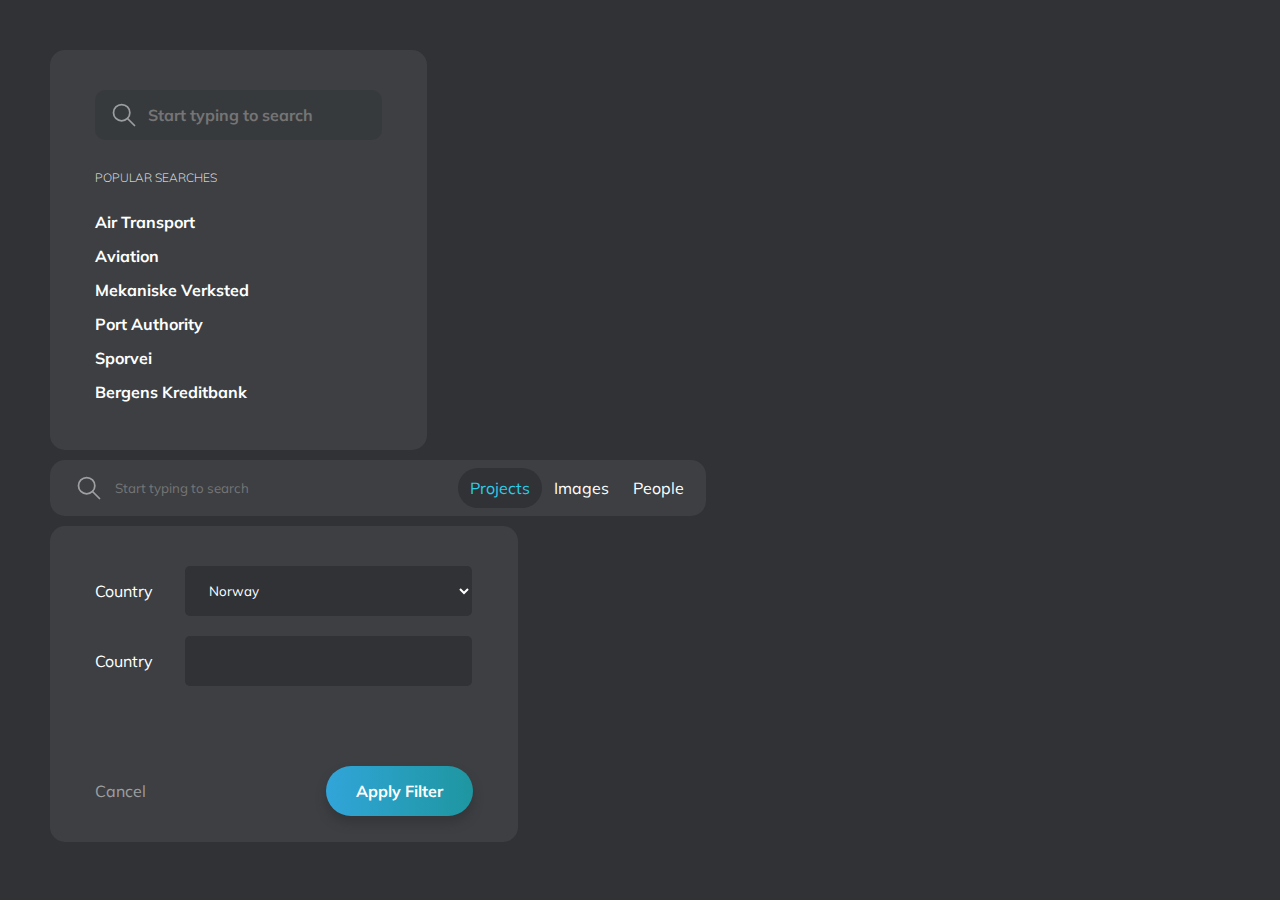
<file: 1/index.html>
<!DOCTYPE html>
<html lang="en">
    <head>
        <meta charset="UTF-8" />
        <meta http-equiv="X-UA-Compatible" content="IE=edge" />
        <meta name="viewport" content="width=device-width, initial-scale=1.0" />
        <title>Document</title>
        <link rel="stylesheet" href="style.css" />
    </head>
    <body style="display: flex; flex-direction: column; gap: 10px">
        <div class="first-component">
            <div class="container">
                <form action="">
                    <div class="search-icon">
                        <svg
                            width="28"
                            height="28"
                            viewBox="0 0 28 28"
                            fill="none"
                            xmlns="http://www.w3.org/2000/svg"
                        >
                            <g opacity="0.5">
                                <circle
                                    cx="11.6667"
                                    cy="11.6667"
                                    r="8.16667"
                                    stroke="white"
                                    stroke-width="1.75"
                                    stroke-linecap="round"
                                    stroke-linejoin="round"
                                />
                                <path
                                    d="M24.5 24.5L17.5 17.5"
                                    stroke="white"
                                    stroke-width="1.75"
                                    stroke-linecap="round"
                                    stroke-linejoin="round"
                                />
                            </g>
                        </svg>
                    </div>
                    <input type="text" placeholder="Start typing to search" />
                </form>
                <div class="search-container">
                    <h6>POPULAR SEARCHES</h6>
                    <ul>
                        <li>
                            <a href="#">Air Transport</a>
                        </li>
                        <li>
                            <a href="#">Aviation</a>
                        </li>
                        <li>
                            <a href="#">Mekaniske Verksted</a>
                        </li>
                        <li>
                            <a href="#">Port Authority</a>
                        </li>
                        <li>
                            <a href="#">Sporvei</a>
                        </li>
                        <li>
                            <a href="#">Bergens Kreditbank</a>
                        </li>
                    </ul>
                </div>
            </div>
        </div>
        <div class="second-component" style="width: 656px; height: 56px">
            <div class="search-container">
                <div class="search-icon">
                    <svg
                        width="28"
                        height="28"
                        viewBox="0 0 28 28"
                        fill="none"
                        xmlns="http://www.w3.org/2000/svg"
                    >
                        <g opacity="0.5">
                            <circle
                                cx="11.6667"
                                cy="11.6667"
                                r="8.16667"
                                stroke="white"
                                stroke-width="1.75"
                                stroke-linecap="round"
                                stroke-linejoin="round"
                            />
                            <path
                                d="M24.5 24.5L17.5 17.5"
                                stroke="white"
                                stroke-width="1.75"
                                stroke-linecap="round"
                                stroke-linejoin="round"
                            />
                        </g>
                    </svg>
                </div>
                <input type="text" placeholder="Start typing to search" />
            </div>
            <div class="radio-container">
                <ul>
                    <li>
                        <label>
                            <input checked type="radio" name="type" />
                            <span class="text">Projects</span>
                        </label>
                    </li>
                    <li>
                        <label>
                            <input type="radio" name="type" />
                            <span class="text">Images</span>
                        </label>
                    </li>
                    <li>
                        <label>
                            <input type="radio" name="type" />
                            <span class="text">People</span>
                        </label>
                    </li>
                </ul>
            </div>
        </div>
        <div class="third-component">
            <form action="">
                <ul>
                    <li>
                        <div class="key">Country</div>
                        <div class="value">
                            <select>
                                <option value="">Norway</option>
                                <option value="">Turkey</option>
                            </select>
                        </div>
                    </li>
                    <li>
                        <div class="key">Country</div>
                        <div class="value">
                            <input type="text" />
                        </div>
                    </li>
                </ul>
                <div class="filter-button">
                    <a href="#">Cancel</a>
                    <button>Apply Filter</button>
                </div>
            </form>
        </div>
    </body>
</html>
</file>
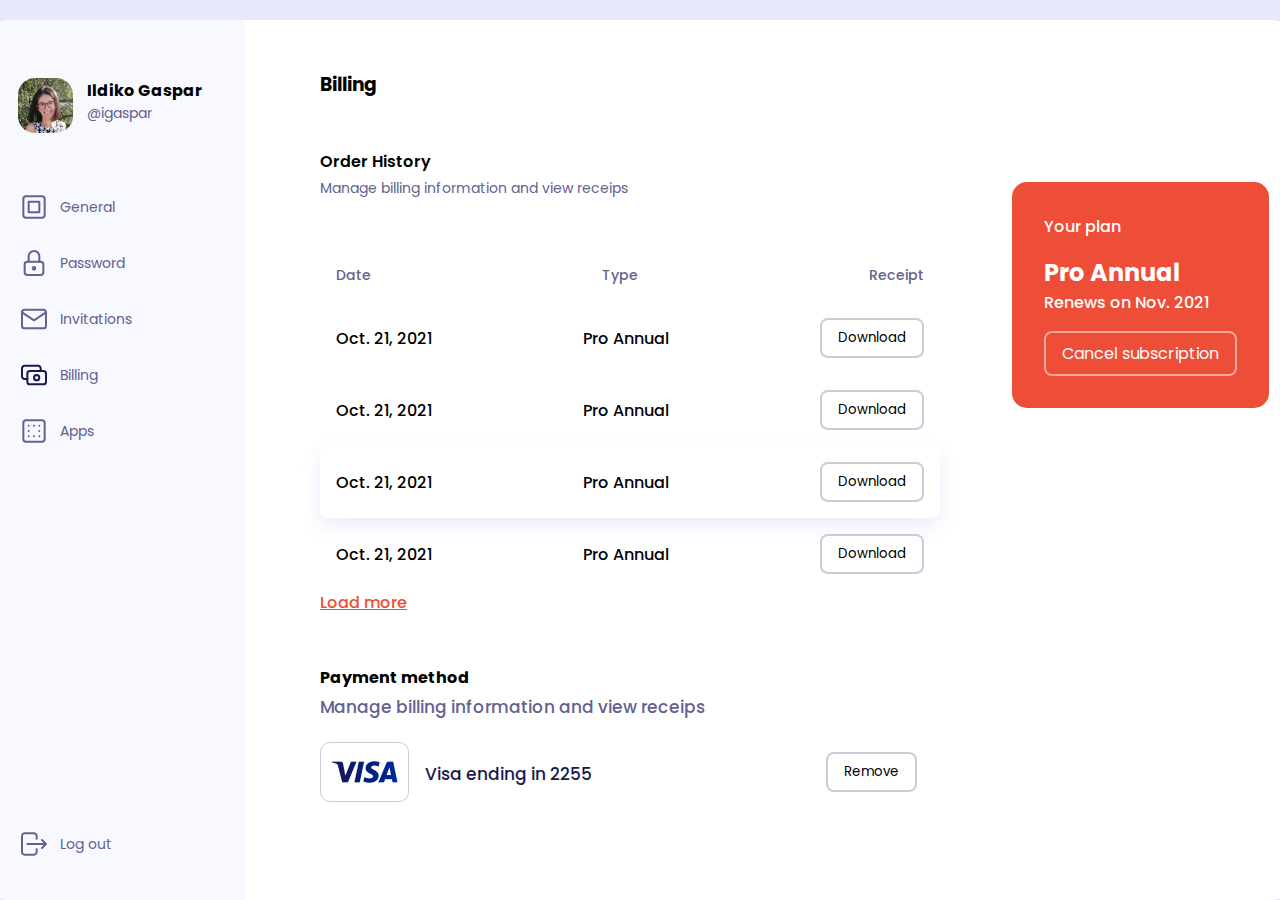
<file: Billing-Page/index.html>
<!-- uidesigndaily.com/posts/figma-billing-page-payment-day-1585 -->
<!DOCTYPE html>
<html lang="en">
    <head>
        <meta charset="UTF-8" />
        <meta http-equiv="X-UA-Compatible" content="IE=edge" />
        <meta name="viewport" content="width=device-width, initial-scale=1.0" />
        <link rel="stylesheet" href="style.css" />
        <title>Billing Page</title>
    </head>
    <body>
        <div class="container">
            <div class="side-bar">
                <div class="profile">
                    <img src="./assets/profile.png" alt="profile-img" />
                    <div class="info">
                        <h4>Ildiko Gaspar</h4>
                        <p>@igaspar</p>
                    </div>
                </div>
                <ul>
                    <div class="upper">
                        <li>
                            <img src="./assets/General.svg" alt="" />
                            <p>General</p>
                        </li>
                        <li class="active">
                            <img src="./assets/Password.svg" alt="" />
                            <p>Password</p>
                        </li>
                        <li>
                            <img src="./assets/Invitations.svg" alt="" />
                            <p>Invitations</p>
                        </li>
                        <li>
                            <img src="./assets/Billing.svg" alt="" />
                            <p>Billing</p>
                        </li>
                        <li>
                            <img src="./assets/Apps.svg" alt="" />
                            <p>Apps</p>
                        </li>
                    </div>
                    <div class="logout">
                        <li>
                            <img src="./assets/Logout.svg" alt="" />
                            <p>Log out</p>
                        </li>
                    </div>
                </ul>
            </div>
            <div class="main">
                <div class="main-header">
                    <h3>Billing</h3>
                    <h5>Order History</h5>
                    <p>Manage billing information and view receips</p>
                </div>
                <div class="order-history">
                    <ul>
                        <li>
                            <h6>Date</h6>
                            <h6>Type</h6>
                            <h6>Receipt</h6>
                        </li>
                        <li>
                            <p>Oct. 21, 2021</p>
                            <p>Pro Annual</p>
                            <button>Download</button>
                        </li>
                        <li>
                            <p>Oct. 21, 2021</p>
                            <p>Pro Annual</p>
                            <button>Download</button>
                        </li>

                        <li class="active">
                            <p>Oct. 21, 2021</p>
                            <p>Pro Annual</p>
                            <button>Download</button>
                        </li>
                        <li>
                            <p>Oct. 21, 2021</p>
                            <p>Pro Annual</p>
                            <button>Download</button>
                        </li>

                        <a href="#">Load more</a>
                    </ul>
                </div>
                <div class="payment-method">
                    <h5>Payment method</h5>
                    <p>Manage billing information and view receips</p>
                    <div class="credit-card">
                        <img src="./assets/visa2.png" alt="visa" />
                        <p>Visa ending in 2255</p>
                        <button>Remove</button>
                    </div>
                </div>
            </div>
            <div class="plan-info">
                <div class="info">
                    <p>Your plan</p>
                    <div>
                        <h5>Pro Annual</h5>
                        <p>Renews on Nov. 2021</p>
                    </div>
                    <button>Cancel subscription</button>
                </div>
            </div>
        </div>
    </body>
</html>
</file>
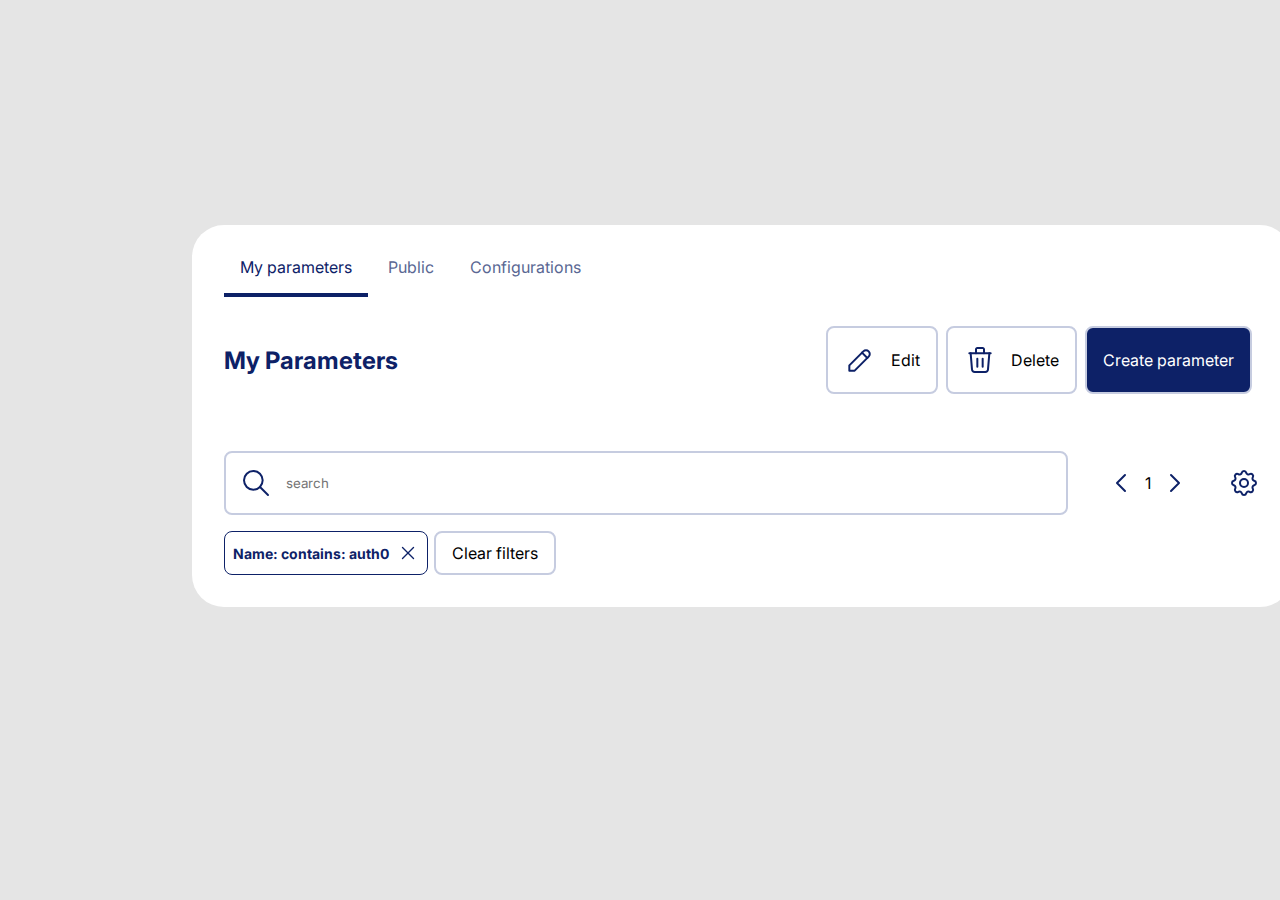
<file: Page-Header/index.html>
<!-- https://uidesigndaily.com/posts/figma-page-header-day-1582 -->

<!DOCTYPE html>
<html lang="en">
    <head>
        <meta charset="UTF-8" />
        <meta http-equiv="X-UA-Compatible" content="IE=edge" />
        <meta name="viewport" content="width=device-width, initial-scale=1.0" />
        <title>Page Header</title>
        <link rel="stylesheet" href="style.css" />
    </head>
    <body>
        <header>
            <div class="main-tabs">
                <label>
                    <input checked type="radio" name="type" />
                    <span class="text">My parameters</span>
                </label>
                <label>
                    <input type="radio" name="type" />
                    <span class="text">Public</span>
                </label>
                <label>
                    <input type="radio" name="type" />
                    <span class="text">Configurations</span>
                </label>
            </div>
            <div class="filter-container">
                <h2>My Parameters</h2>
                <div class="filter-buttons">
                    <button>
                        <svg
                            width="32"
                            height="32"
                            viewBox="0 0 32 32"
                            fill="none"
                            xmlns="http://www.w3.org/2000/svg"
                        >
                            <path
                                d="M5.33334 26.6667H10.6667L24.6667 12.6667C25.3739 11.9594 25.7712 11.0002 25.7712 10C25.7712 8.9998 25.3739 8.04057 24.6667 7.33333C23.9594 6.62609 23.0002 6.22876 22 6.22876C20.9998 6.22876 20.0406 6.62609 19.3333 7.33333L5.33334 21.3333V26.6667Z"
                                stroke="#0D2167"
                                stroke-width="2"
                                stroke-linecap="round"
                                stroke-linejoin="round"
                            />
                            <path
                                d="M18 8.66667L23.3333 14"
                                stroke="#0D2167"
                                stroke-width="2"
                                stroke-linecap="round"
                                stroke-linejoin="round"
                            />
                        </svg>
                        Edit
                    </button>
                    <button>
                        <svg
                            width="32"
                            height="32"
                            viewBox="0 0 32 32"
                            fill="none"
                            xmlns="http://www.w3.org/2000/svg"
                        >
                            <path
                                d="M5.33331 9.33333H26.6666"
                                stroke="#0D2167"
                                stroke-width="2"
                                stroke-linecap="round"
                                stroke-linejoin="round"
                            />
                            <path
                                d="M13.3333 14.6667V22.6667"
                                stroke="#0D2167"
                                stroke-width="2"
                                stroke-linecap="round"
                                stroke-linejoin="round"
                            />
                            <path
                                d="M18.6667 14.6667V22.6667"
                                stroke="#0D2167"
                                stroke-width="2"
                                stroke-linecap="round"
                                stroke-linejoin="round"
                            />
                            <path
                                d="M6.66669 9.33333L8.00002 25.3333C8.00002 26.0406 8.28097 26.7188 8.78107 27.2189C9.28117 27.719 9.95944 28 10.6667 28H21.3334C22.0406 28 22.7189 27.719 23.219 27.2189C23.7191 26.7188 24 26.0406 24 25.3333L25.3334 9.33333"
                                stroke="#0D2167"
                                stroke-width="2"
                                stroke-linecap="round"
                                stroke-linejoin="round"
                            />
                            <path
                                d="M12 9.33333V5.33333C12 4.97971 12.1405 4.64057 12.3905 4.39052C12.6406 4.14048 12.9797 4 13.3333 4H18.6667C19.0203 4 19.3594 4.14048 19.6095 4.39052C19.8595 4.64057 20 4.97971 20 5.33333V9.33333"
                                stroke="#0D2167"
                                stroke-width="2"
                                stroke-linecap="round"
                                stroke-linejoin="round"
                            /></svg
                        >Delete
                    </button>
                    <button>Create parameter</button>
                </div>
            </div>
            <div class="search-container">
                <div class="search">
                    <div class="search-icon">
                        <svg
                            width="32"
                            height="32"
                            viewBox="0 0 32 32"
                            fill="none"
                            xmlns="http://www.w3.org/2000/svg"
                        >
                            <path
                                d="M13.3333 22.6667C18.488 22.6667 22.6667 18.488 22.6667 13.3333C22.6667 8.17868 18.488 4 13.3333 4C8.17868 4 4 8.17868 4 13.3333C4 18.488 8.17868 22.6667 13.3333 22.6667Z"
                                stroke="#0D2167"
                                stroke-width="2"
                                stroke-linecap="round"
                                stroke-linejoin="round"
                            />
                            <path
                                d="M28 28L20 20"
                                stroke="#0D2167"
                                stroke-width="2"
                                stroke-linecap="round"
                                stroke-linejoin="round"
                            />
                        </svg>
                    </div>
                    <input type="text" placeholder="search" />
                </div>
                <div class="next-page">
                    <svg
                        width="32"
                        height="32"
                        viewBox="0 0 32 32"
                        fill="none"
                        xmlns="http://www.w3.org/2000/svg"
                    >
                        <path
                            d="M20 24L12 16L20 8"
                            stroke="#0D2167"
                            stroke-width="2"
                            stroke-linecap="round"
                            stroke-linejoin="round"
                        />
                    </svg>
                    <p class="text">1</p>

                    <svg
                        width="32"
                        height="32"
                        viewBox="0 0 32 32"
                        fill="none"
                        xmlns="http://www.w3.org/2000/svg"
                    >
                        <path
                            d="M12 8L20 16L12 24"
                            stroke="#0D2167"
                            stroke-width="2"
                            stroke-linecap="round"
                            stroke-linejoin="round"
                        />
                    </svg>
                </div>
                <div class="settings">
                    <svg
                        width="32"
                        height="32"
                        viewBox="0 0 32 32"
                        fill="none"
                        xmlns="http://www.w3.org/2000/svg"
                    >
                        <path
                            d="M13.7667 5.756C14.3347 3.41467 17.6653 3.41467 18.2333 5.756C18.3186 6.10773 18.4856 6.43437 18.7209 6.70933C18.9563 6.98429 19.2532 7.19981 19.5875 7.33833C19.9219 7.47685 20.2842 7.53447 20.645 7.50649C21.0059 7.47852 21.355 7.36574 21.664 7.17733C23.7213 5.924 26.0773 8.27867 24.824 10.3373C24.6359 10.6462 24.5233 10.9951 24.4954 11.3557C24.4674 11.7163 24.525 12.0784 24.6634 12.4125C24.8017 12.7467 25.017 13.0434 25.2916 13.2787C25.5663 13.514 25.8926 13.6812 26.244 13.7667C28.5853 14.3347 28.5853 17.6653 26.244 18.2333C25.8923 18.3186 25.5656 18.4856 25.2907 18.7209C25.0157 18.9563 24.8002 19.2532 24.6617 19.5875C24.5232 19.9219 24.4655 20.2842 24.4935 20.645C24.5215 21.0059 24.6343 21.355 24.8227 21.664C26.076 23.7213 23.7213 26.0773 21.6627 24.824C21.3538 24.6359 21.0049 24.5233 20.6443 24.4954C20.2837 24.4674 19.9216 24.525 19.5875 24.6634C19.2533 24.8017 18.9566 25.017 18.7213 25.2916C18.486 25.5663 18.3188 25.8926 18.2333 26.244C17.6653 28.5853 14.3347 28.5853 13.7667 26.244C13.6814 25.8923 13.5144 25.5656 13.2791 25.2907C13.0437 25.0157 12.7468 24.8002 12.4125 24.6617C12.0781 24.5232 11.7158 24.4655 11.355 24.4935C10.9941 24.5215 10.645 24.6343 10.336 24.8227C8.27867 26.076 5.92267 23.7213 7.176 21.6627C7.36414 21.3538 7.47673 21.0049 7.50465 20.6443C7.53256 20.2837 7.47499 19.9216 7.33663 19.5875C7.19827 19.2533 6.98301 18.9566 6.70836 18.7213C6.43371 18.486 6.10742 18.3188 5.756 18.2333C3.41467 17.6653 3.41467 14.3347 5.756 13.7667C6.10773 13.6814 6.43437 13.5144 6.70933 13.2791C6.98429 13.0437 7.19981 12.7468 7.33833 12.4125C7.47685 12.0781 7.53447 11.7158 7.50649 11.355C7.47852 10.9941 7.36574 10.645 7.17733 10.336C5.924 8.27867 8.27867 5.92267 10.3373 7.176C11.6707 7.98667 13.3987 7.26933 13.7667 5.756Z"
                            stroke="#0D2167"
                            stroke-width="2"
                            stroke-linecap="round"
                            stroke-linejoin="round"
                        />
                        <path
                            d="M16 20C18.2091 20 20 18.2091 20 16C20 13.7909 18.2091 12 16 12C13.7909 12 12 13.7909 12 16C12 18.2091 13.7909 20 16 20Z"
                            stroke="#0D2167"
                            stroke-width="2"
                            stroke-linecap="round"
                            stroke-linejoin="round"
                        />
                    </svg>
                </div>
            </div>
            <div class="tags-container">
                <div class="tag">
                    <p>Name: contains: auth0</p>

                    <svg
                        width="22"
                        height="22"
                        viewBox="0 0 22 22"
                        fill="none"
                        xmlns="http://www.w3.org/2000/svg"
                    >
                        <path
                            d="M16.5 5.5L5.5 16.5"
                            stroke="#0D2167"
                            stroke-width="1.375"
                            stroke-linecap="round"
                            stroke-linejoin="round"
                        />
                        <path
                            d="M5.5 5.5L16.5 16.5"
                            stroke="#0D2167"
                            stroke-width="1.375"
                            stroke-linecap="round"
                            stroke-linejoin="round"
                        />
                    </svg>
                </div>
                <button>Clear filters</button>
            </div>
        </header>
    </body>
</html>
</file>
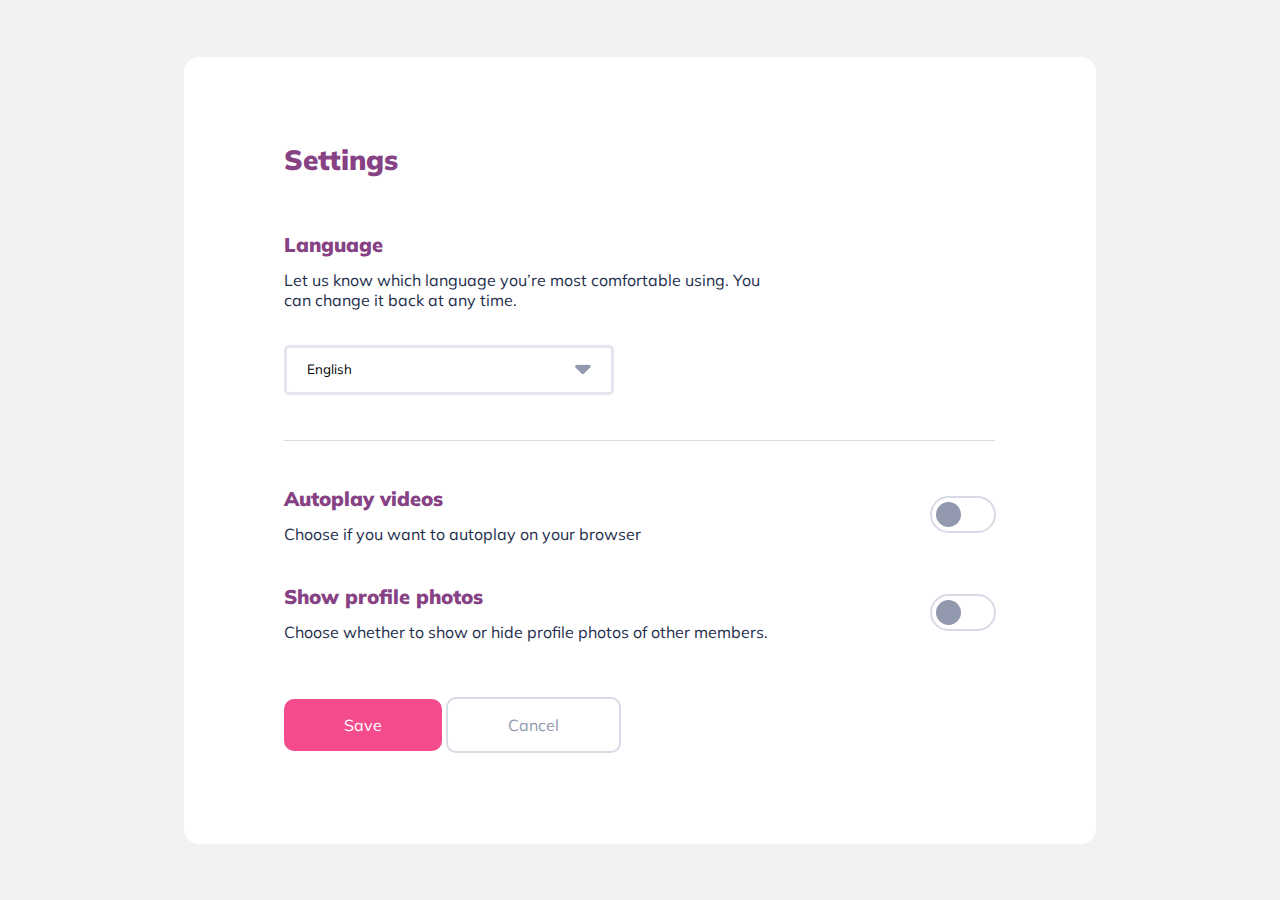
<file: Settings-popup/index.html>
<!DOCTYPE html>
<html lang="en">
    <head>
        <meta charset="UTF-8" />
        <meta http-equiv="X-UA-Compatible" content="IE=edge" />
        <meta name="viewport" content="width=device-width, initial-scale=1.0" />
        <link rel="stylesheet" href="style.css" />
        <title>Setttings</title>
    </head>
    <body>
        <div class="settings-popup">
            <h2>Settings</h2>
            <ul>
                <li>
                    <div class="text">
                        <h5>Language</h5>
                        <p>
                            Let us know which language you’re most comfortable
                            using. You<br />
                            can change it back at any time.
                        </p>
                        <select name="">
                            <option value="">English</option>
                            <option value="">Turkish</option>
                        </select>
                    </div>
                </li>
            </ul>
            <hr />
            <div class="radio-settings">
                <ul>
                    <li>
                        <div class="item">
                            <h6>Autoplay videos</h6>
                            <p>
                                Choose if you want to autoplay on your browser
                            </p>
                        </div>
                        <label class="checkbox-input">
                            <input type="checkbox" name="type" />
                            <span class="checkbox"></span>
                        </label>
                    </li>
                    <li>
                        <div class="item">
                            <h6>Show profile photos</h6>
                            <p>
                                Choose whether to show or hide profile photos of
                                other members.
                            </p>
                        </div>
                        <label class="checkbox-input">
                            <input type="checkbox" />
                            <span class="checkbox"></span>
                        </label>
                    </li>
                </ul>
            </div>
            <div class="actions">
                <a href="#">Save</a>
                <a href="#">Cancel</a>
            </div>
        </div>
    </body>
</html>
</file>
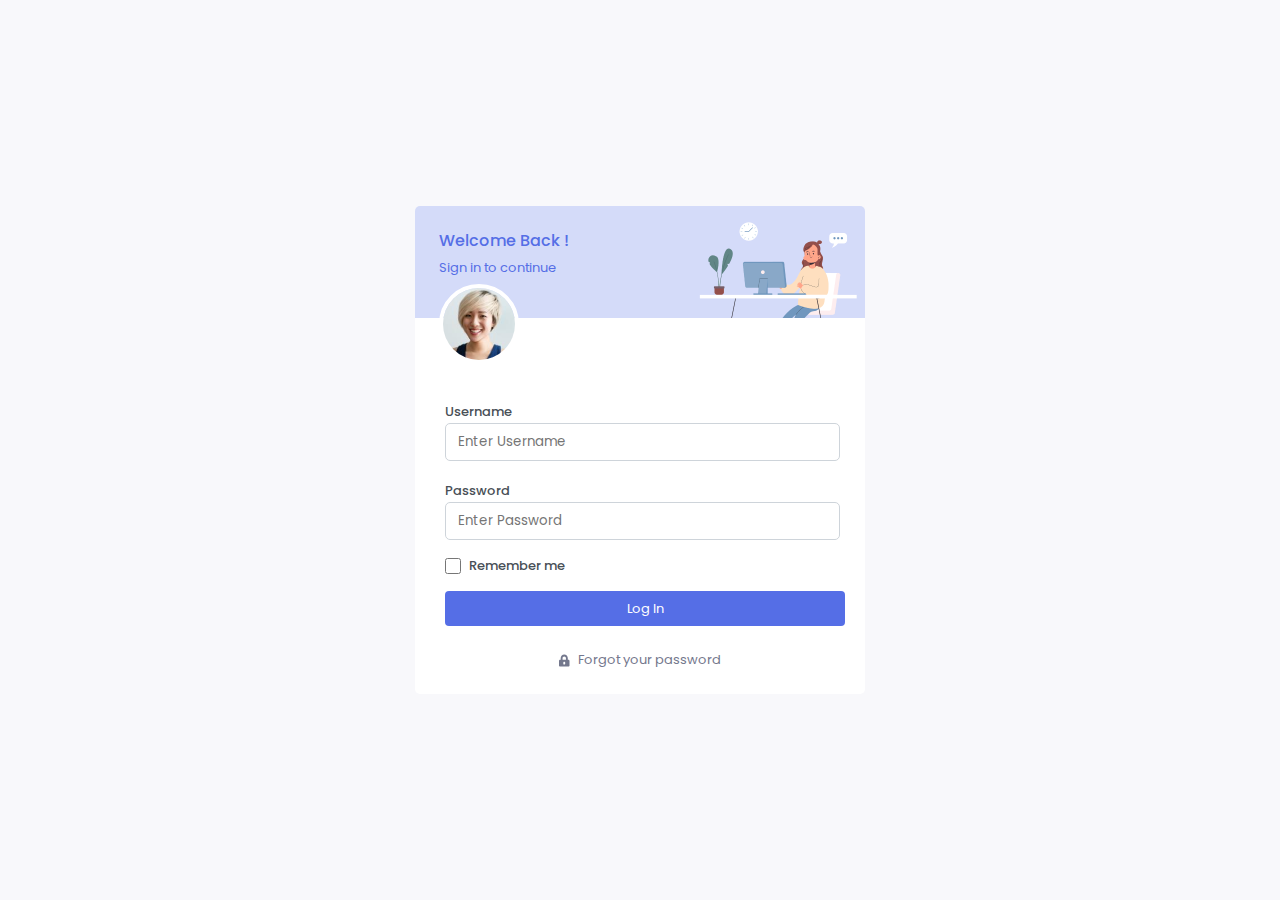
<file: Sign-in-Page/index.html>
<html lang="en">
    <head>
        <meta charset="UTF-8" />
        <meta http-equiv="X-UA-Compatible" content="IE=edge" />
        <meta name="viewport" content="width=device-width, initial-scale=1.0" />
        <title>Document</title>
        <link rel="stylesheet" href="style.css" />
    </head>
    <body>
        <div class="sign-in-container">
            <div class="head-welcome">
                <ul>
                    <li>
                        <h5>Welcome Back !</h5>
                    </li>
                    <li>
                        <p>Sign in to continue</p>
                    </li>
                </ul>
                <img src="./Login Image.png" alt="" />
            </div>
            <div class="user-avatar">
                <img src="./Avatar_Image.png" alt="q" />
            </div>
            <form action="">
                <ul>
                    <li>
                        <label>Username</label>
                        <input type="text" placeholder="Enter Username" />
                    </li>
                    <li>
                        <label>Password</label>
                        <input type="password" placeholder="Enter Password" />
                    </li>
                    <li>
                        <label class="checkbox">
                            <input
                                type="checkbox"
                                name="remember_me"
                                value="1"
                            />
                            <span>Remember me</span>
                        </label>
                    </li>
                    <li>
                        <button type="submit">Log In</button>
                        <a href="#" class="forgot-password">
                            <svg
                                width="11"
                                height="13"
                                viewBox="0 0 11 13"
                                fill="none"
                                xmlns="http://www.w3.org/2000/svg"
                            >
                                <path
                                    d="M9.375 5.75H8.8125V4.0625C8.8125 2.09844 7.21406 0.5 5.25 0.5C3.28594 0.5 1.6875 2.09844 1.6875 4.0625V5.75H1.125C0.503906 5.75 0 6.25391 0 6.875V11.375C0 11.9961 0.503906 12.5 1.125 12.5H9.375C9.99609 12.5 10.5 11.9961 10.5 11.375V6.875C10.5 6.25391 9.99609 5.75 9.375 5.75ZM6.1875 9.6875C6.1875 10.2055 5.76797 10.625 5.25 10.625C4.73203 10.625 4.3125 10.2055 4.3125 9.6875V8.5625C4.3125 8.04453 4.73203 7.625 5.25 7.625C5.76797 7.625 6.1875 8.04453 6.1875 8.5625V9.6875ZM6.9375 5.75H3.5625V4.0625C3.5625 3.13203 4.31953 2.375 5.25 2.375C6.18047 2.375 6.9375 3.13203 6.9375 4.0625V5.75Z"
                                    fill="#74788D"
                                />
                            </svg>
                            <p>Forgot your password</p>
                        </a>
                    </li>
                </ul>
            </form>
        </div>
    </body>
</html>
</file>
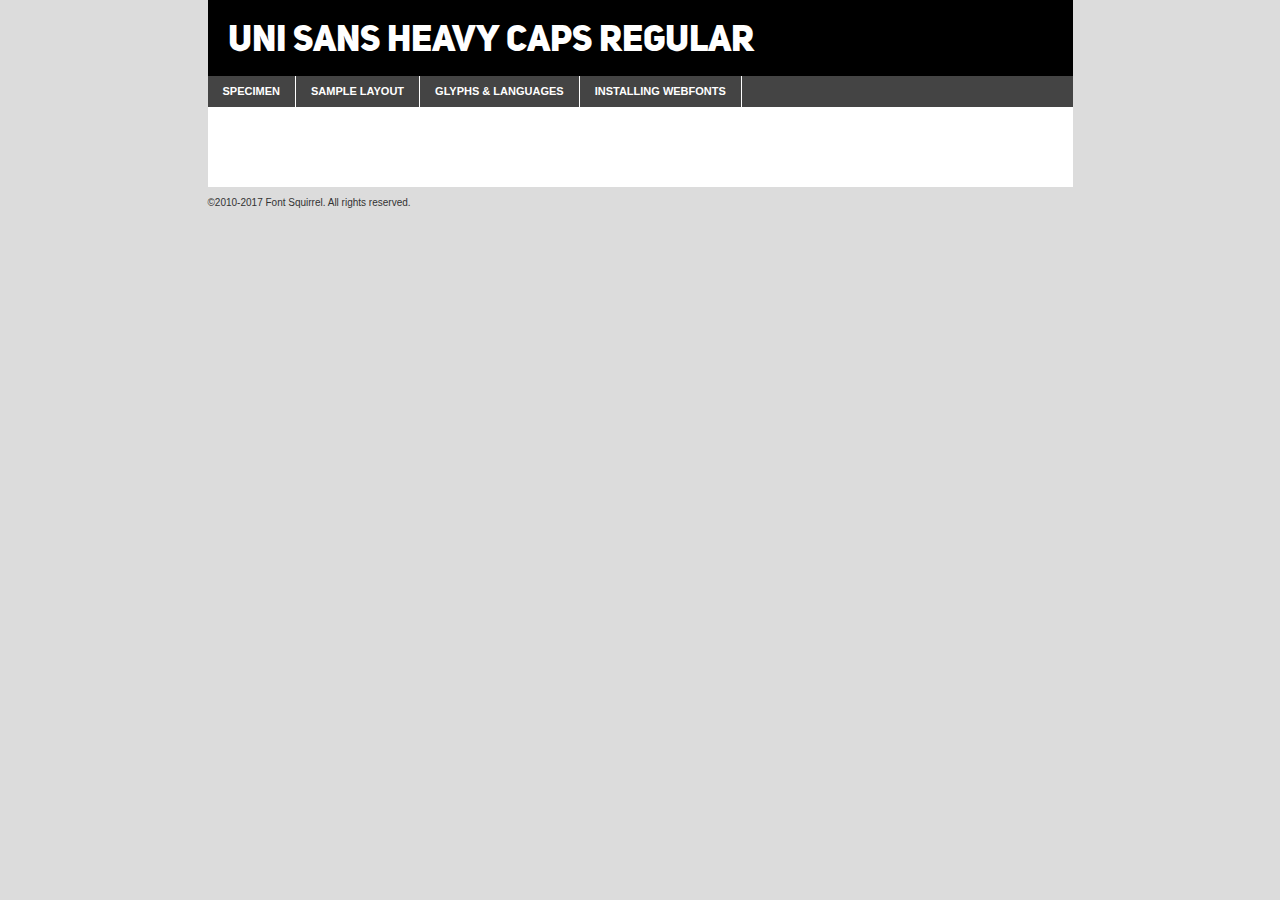
<file: Discord/font/uni-sans.heavy-caps-demo.html>
<!DOCTYPE html PUBLIC "-//W3C//DTD XHTML 1.0 Transitional//EN"
	"http://www.w3.org/TR/xhtml1/DTD/xhtml1-transitional.dtd">

<html xmlns="http://www.w3.org/1999/xhtml" xml:lang="en" lang="en">
<head>
	<meta http-equiv="Content-Type" content="text/html; charset=utf-8" />
	<script src="http://ajax.googleapis.com/ajax/libs/jquery/1.7.2/jquery.min.js" type="text/javascript" charset="utf-8"></script>
	<script type="text/javascript">
	(function($){$.fn.easyTabs=function(option){var param=jQuery.extend({fadeSpeed:"fast",defaultContent:1,activeClass:'active'},option);$(this).each(function(){var thisId="#"+this.id;if(param.defaultContent==''){param.defaultContent=1;}
	if(typeof param.defaultContent=="number")
	{var defaultTab=$(thisId+" .tabs li:eq("+(param.defaultContent-1)+") a").attr('href').substr(1);}else{var defaultTab=param.defaultContent;}
	$(thisId+" .tabs li a").each(function(){var tabToHide=$(this).attr('href').substr(1);$("#"+tabToHide).addClass('easytabs-tab-content');});hideAll();changeContent(defaultTab);function hideAll(){$(thisId+" .easytabs-tab-content").hide();}
	function changeContent(tabId){hideAll();$(thisId+" .tabs li").removeClass(param.activeClass);$(thisId+" .tabs li a[href=#"+tabId+"]").closest('li').addClass(param.activeClass);if(param.fadeSpeed!="none")
	{$(thisId+" #"+tabId).fadeIn(param.fadeSpeed);}else{$(thisId+" #"+tabId).show();}}
	$(thisId+" .tabs li").click(function(){var tabId=$(this).find('a').attr('href').substr(1);changeContent(tabId);return false;});});}})(jQuery);
	</script>
	<link rel="stylesheet" href="specimen_files/specimen_stylesheet.css" type="text/css" charset="utf-8" />
	<link rel="stylesheet" href="stylesheet.css" type="text/css" charset="utf-8" />

	<style type="text/css">
					body{
				font-family: 'uni_sansheavy_caps';
							}
		</style>

	<title>Uni Sans Heavy CAPS Regular Specimen</title>
	
	
	<script type="text/javascript" charset="utf-8">
		$(document).ready(function() {
			$('#container').easyTabs({defaultContent:1});
		});
	</script>
</head>

<body>
<div id="container">
	<div id="header">
		Uni Sans Heavy CAPS Regular	</div>
	<ul class="tabs">
		<li><a href="#specimen">Specimen</a></li>
		<li><a href="#layout">Sample Layout</a></li>
				<li><a href="#glyphs">Glyphs &amp; Languages</a></li>
		<li><a href="#installing">Installing Webfonts</a></li>
		
	</ul>
	
	<div id="main_content">

		
			<div id="specimen">
		
				<div class="section">
					<div class="grid12 firstcol">
						<div class="huge">AaBb</div>
					</div>
				</div>
		
				<div class="section">
					<div class="glyph_range">A&#x200B;B&#x200b;C&#x200b;D&#x200b;E&#x200b;F&#x200b;G&#x200b;H&#x200b;I&#x200b;J&#x200b;K&#x200b;L&#x200b;M&#x200b;N&#x200b;O&#x200b;P&#x200b;Q&#x200b;R&#x200b;S&#x200b;T&#x200b;U&#x200b;V&#x200b;W&#x200b;X&#x200b;Y&#x200b;Z&#x200b;a&#x200b;b&#x200b;c&#x200b;d&#x200b;e&#x200b;f&#x200b;g&#x200b;h&#x200b;i&#x200b;j&#x200b;k&#x200b;l&#x200b;m&#x200b;n&#x200b;o&#x200b;p&#x200b;q&#x200b;r&#x200b;s&#x200b;t&#x200b;u&#x200b;v&#x200b;w&#x200b;x&#x200b;y&#x200b;z&#x200b;1&#x200b;2&#x200b;3&#x200b;4&#x200b;5&#x200b;6&#x200b;7&#x200b;8&#x200b;9&#x200b;0&#x200b;&amp;&#x200b;.&#x200b;,&#x200b;?&#x200b;!&#x200b;&#64;&#x200b;(&#x200b;)&#x200b;#&#x200b;$&#x200b;%&#x200b;*&#x200b;+&#x200b;-&#x200b;=&#x200b;:&#x200b;;</div>
				</div>
				<div class="section">
					<div class="grid12 firstcol">
						<table class="sample_table">
							<tr><td>10</td><td class="size10">abcdefghijklmnopqrstuvwxyzABCDEFGHIJKLMNOPQRSTUVWXYZ0123456789abcdefghijklmnopqrstuvwxyzABCDEFGHIJKLMNOPQRSTUVWXYZ0123456789abcdefghijklmnopqrstuvwxyzABCDEFGHIJKLMNOPQRSTUVWXYZ</td></tr>
							<tr><td>11</td><td class="size11">abcdefghijklmnopqrstuvwxyzABCDEFGHIJKLMNOPQRSTUVWXYZ0123456789abcdefghijklmnopqrstuvwxyzABCDEFGHIJKLMNOPQRSTUVWXYZ0123456789abcdefghijklmnopqrstuvwxyzABCDEFGHIJKLMNOPQRSTUVWXYZ</td></tr>
							<tr><td>12</td><td class="size12">abcdefghijklmnopqrstuvwxyzABCDEFGHIJKLMNOPQRSTUVWXYZ0123456789abcdefghijklmnopqrstuvwxyzABCDEFGHIJKLMNOPQRSTUVWXYZ0123456789abcdefghijklmnopqrstuvwxyzABCDEFGHIJKLMNOPQRSTUVWXYZ</td></tr>
							<tr><td>13</td><td class="size13">abcdefghijklmnopqrstuvwxyzABCDEFGHIJKLMNOPQRSTUVWXYZ0123456789abcdefghijklmnopqrstuvwxyzABCDEFGHIJKLMNOPQRSTUVWXYZ0123456789abcdefghijklmnopqrstuvwxyzABCDEFGHIJKLMNOPQRSTUVWXYZ</td></tr>
							<tr><td>14</td><td class="size14">abcdefghijklmnopqrstuvwxyzABCDEFGHIJKLMNOPQRSTUVWXYZ0123456789abcdefghijklmnopqrstuvwxyzABCDEFGHIJKLMNOPQRSTUVWXYZ0123456789abcdefghijklmnopqrstuvwxyzABCDEFGHIJKLMNOPQRSTUVWXYZ</td></tr>
							<tr><td>16</td><td class="size16">abcdefghijklmnopqrstuvwxyzABCDEFGHIJKLMNOPQRSTUVWXYZ0123456789abcdefghijklmnopqrstuvwxyzABCDEFGHIJKLMNOPQRSTUVWXYZ</td></tr>
							<tr><td>18</td><td class="size18">abcdefghijklmnopqrstuvwxyzABCDEFGHIJKLMNOPQRSTUVWXYZ0123456789abcdefghijklmnopqrstuvwxyzABCDEFGHIJKLMNOPQRSTUVWXYZ</td></tr>
							<tr><td>20</td><td class="size20">abcdefghijklmnopqrstuvwxyzABCDEFGHIJKLMNOPQRSTUVWXYZ0123456789abcdefghijklmnopqrstuvwxyzABCDEFGHIJKLMNOPQRSTUVWXYZ</td></tr>
							<tr><td>24</td><td class="size24">abcdefghijklmnopqrstuvwxyzABCDEFGHIJKLMNOPQRSTUVWXYZ0123456789abcdefghijklmnopqrstuvwxyzABCDEFGHIJKLMNOPQRSTUVWXYZ</td></tr>
							<tr><td>30</td><td class="size30">abcdefghijklmnopqrstuvwxyzABCDEFGHIJKLMNOPQRSTUVWXYZ0123456789abcdefghijklmnopqrstuvwxyzABCDEFGHIJKLMNOPQRSTUVWXYZ</td></tr>
							<tr><td>36</td><td class="size36">abcdefghijklmnopqrstuvwxyzABCDEFGHIJKLMNOPQRSTUVWXYZ0123456789abcdefghijklmnopqrstuvwxyzABCDEFGHIJKLMNOPQRSTUVWXYZ</td></tr>
							<tr><td>48</td><td class="size48">abcdefghijklmnopqrstuvwxyzABCDEFGHIJKLMNOPQRSTUVWXYZ0123456789abcdefghijklmnopqrstuvwxyzABCDEFGHIJKLMNOPQRSTUVWXYZ</td></tr>
							<tr><td>60</td><td class="size60">abcdefghijklmnopqrstuvwxyzABCDEFGHIJKLMNOPQRSTUVWXYZ0123456789abcdefghijklmnopqrstuvwxyzABCDEFGHIJKLMNOPQRSTUVWXYZ</td></tr>
							<tr><td>72</td><td class="size72">abcdefghijklmnopqrstuvwxyzABCDEFGHIJKLMNOPQRSTUVWXYZ0123456789abcdefghijklmnopqrstuvwxyzABCDEFGHIJKLMNOPQRSTUVWXYZ</td></tr>
							<tr><td>90</td><td class="size90">abcdefghijklmnopqrstuvwxyzABCDEFGHIJKLMNOPQRSTUVWXYZ0123456789abcdefghijklmnopqrstuvwxyzABCDEFGHIJKLMNOPQRSTUVWXYZ</td></tr>
						</table>
				
					</div>
			
				</div>
		
		
		
								<div class="section" id="bodycomparison">


										<div id="xheight">
				<div class="fontbody">&#x25FC;&#x25FC;&#x25FC;&#x25FC;&#x25FC;&#x25FC;&#x25FC;&#x25FC;&#x25FC;&#x25FC;&#x25FC;&#x25FC;&#x25FC;&#x25FC;&#x25FC;&#x25FC;&#x25FC;&#x25FC;&#x25FC;&#x25FC;&#x25FC;&#x25FC;&#x25FC;&#x25FC;&#x25FC;&#x25FC;&#x25FC;&#x25FC;&#x25FC;&#x25FC;&#x25FC;&#x25FC;&#x25FC;&#x25FC;&#x25FC;&#x25FC;&#x25FC;&#x25FC;&#x25FC;&#x25FC;&#x25FC;&#x25FC;&#x25FC;&#x25FC;&#x25FC;&#x25FC;&#x25FC;&#x25FC;&#x25FC;&#x25FC;&#x25FC;&#x25FC;&#x25FC;&#x25FC;&#x25FC;&#x25FC;&#x25FC;&#x25FC;&#x25FC;&#x25FC;&#x25FC;&#x25FC;&#x25FC;&#x25FC;&#x25FC;&#x25FC;&#x25FC;&#x25FC;&#x25FC;&#x25FC;&#x25FC;&#x25FC;&#x25FC;&#x25FC;&#x25FC;&#x25FC;&#x25FC;&#x25FC;&#x25FC;&#x25FC;&#x25FC;&#x25FC;&#x25FC;&#x25FC;&#x25FC;&#x25FC;&#x25FC;&#x25FC;&#x25FC;&#x25FC;&#x25FC;&#x25FC;&#x25FC;&#x25FC;&#x25FC;&#x25FC;&#x25FC;&#x25FC;&#x25FC;body</div><div class="arialbody">body</div><div class="verdanabody">body</div><div class="georgiabody">body</div></div>
										<div class="fontbody" style="z-index:1">
											body<span>Uni Sans Heavy CAPS Regular</span>
										</div>
										<div class="arialbody" style="z-index:1">
											body<span>Arial</span>
										</div>
										<div class="verdanabody" style="z-index:1">
											body<span>Verdana</span>
										</div>
										<div class="georgiabody" style="z-index:1">
											body<span>Georgia</span>
										</div>



								</div>
		
		
				<div class="section psample psample_row1" id="">
					
					<div class="grid2 firstcol">
						<p class="size10"><span>10.</span>Aenean lacinia bibendum nulla sed consectetur. Fusce dapibus, tellus ac cursus commodo, tortor mauris condimentum nibh, ut fermentum massa justo sit amet risus. Nullam id dolor id nibh ultricies vehicula ut id elit. Cum sociis natoque penatibus et magnis dis parturient montes, nascetur ridiculus mus. Nulla vitae elit libero, a pharetra augue.</p>
			
					</div>
					<div class="grid3">
						<p class="size11"><span>11.</span>Aenean lacinia bibendum nulla sed consectetur. Fusce dapibus, tellus ac cursus commodo, tortor mauris condimentum nibh, ut fermentum massa justo sit amet risus. Nullam id dolor id nibh ultricies vehicula ut id elit. Cum sociis natoque penatibus et magnis dis parturient montes, nascetur ridiculus mus. Nulla vitae elit libero, a pharetra augue.</p>
			
					</div>
					<div class="grid3">
						<p class="size12"><span>12.</span>Aenean lacinia bibendum nulla sed consectetur. Fusce dapibus, tellus ac cursus commodo, tortor mauris condimentum nibh, ut fermentum massa justo sit amet risus. Nullam id dolor id nibh ultricies vehicula ut id elit. Cum sociis natoque penatibus et magnis dis parturient montes, nascetur ridiculus mus. Nulla vitae elit libero, a pharetra augue.</p>
			
					</div>
					<div class="grid4">
						<p class="size13"><span>13.</span>Aenean lacinia bibendum nulla sed consectetur. Fusce dapibus, tellus ac cursus commodo, tortor mauris condimentum nibh, ut fermentum massa justo sit amet risus. Nullam id dolor id nibh ultricies vehicula ut id elit. Cum sociis natoque penatibus et magnis dis parturient montes, nascetur ridiculus mus. Nulla vitae elit libero, a pharetra augue.</p>
			
					</div>
					<div class="white_blend"></div>
					
				</div>
				<div class="section psample psample_row2" id="">
					<div class="grid3 firstcol">
						<p class="size14"><span>14.</span>Aenean lacinia bibendum nulla sed consectetur. Fusce dapibus, tellus ac cursus commodo, tortor mauris condimentum nibh, ut fermentum massa justo sit amet risus. Nullam id dolor id nibh ultricies vehicula ut id elit. Cum sociis natoque penatibus et magnis dis parturient montes, nascetur ridiculus mus. Nulla vitae elit libero, a pharetra augue.</p>
			
					</div>
					<div class="grid4">
						<p class="size16"><span>16.</span>Aenean lacinia bibendum nulla sed consectetur. Fusce dapibus, tellus ac cursus commodo, tortor mauris condimentum nibh, ut fermentum massa justo sit amet risus. Nullam id dolor id nibh ultricies vehicula ut id elit. Cum sociis natoque penatibus et magnis dis parturient montes, nascetur ridiculus mus. Nulla vitae elit libero, a pharetra augue.</p>
			
					</div>
					<div class="grid5">
						<p class="size18"><span>18.</span>Aenean lacinia bibendum nulla sed consectetur. Fusce dapibus, tellus ac cursus commodo, tortor mauris condimentum nibh, ut fermentum massa justo sit amet risus. Nullam id dolor id nibh ultricies vehicula ut id elit. Cum sociis natoque penatibus et magnis dis parturient montes, nascetur ridiculus mus. Nulla vitae elit libero, a pharetra augue.</p>
			
					</div>

					<div class="white_blend"></div>

				</div>
				
				<div class="section psample psample_row3" id="">
					<div class="grid5 firstcol">
						<p class="size20"><span>20.</span>Aenean lacinia bibendum nulla sed consectetur. Fusce dapibus, tellus ac cursus commodo, tortor mauris condimentum nibh, ut fermentum massa justo sit amet risus. Nullam id dolor id nibh ultricies vehicula ut id elit. Cum sociis natoque penatibus et magnis dis parturient montes, nascetur ridiculus mus. Nulla vitae elit libero, a pharetra augue.</p>
					</div>
					<div class="grid7">
						<p class="size24"><span>24.</span>Aenean lacinia bibendum nulla sed consectetur. Fusce dapibus, tellus ac cursus commodo, tortor mauris condimentum nibh, ut fermentum massa justo sit amet risus. Nullam id dolor id nibh ultricies vehicula ut id elit. Cum sociis natoque penatibus et magnis dis parturient montes, nascetur ridiculus mus. Nulla vitae elit libero, a pharetra augue.</p>
					</div>
					
					<div class="white_blend"></div>
					
				</div>
				
				<div class="section psample psample_row4" id="">
					<div class="grid12 firstcol">
						<p class="size30"><span>30.</span>Aenean lacinia bibendum nulla sed consectetur. Fusce dapibus, tellus ac cursus commodo, tortor mauris condimentum nibh, ut fermentum massa justo sit amet risus. Nullam id dolor id nibh ultricies vehicula ut id elit. Cum sociis natoque penatibus et magnis dis parturient montes, nascetur ridiculus mus. Nulla vitae elit libero, a pharetra augue.</p>
					</div>
					<div class="white_blend"></div>
					
				</div>
				
				
				
				<div class="section psample psample_row1 fullreverse">
					<div class="grid2 firstcol">
						<p class="size10"><span>10.</span>Aenean lacinia bibendum nulla sed consectetur. Fusce dapibus, tellus ac cursus commodo, tortor mauris condimentum nibh, ut fermentum massa justo sit amet risus. Nullam id dolor id nibh ultricies vehicula ut id elit. Cum sociis natoque penatibus et magnis dis parturient montes, nascetur ridiculus mus. Nulla vitae elit libero, a pharetra augue.</p>
			
					</div>
					<div class="grid3">
						<p class="size11"><span>11.</span>Aenean lacinia bibendum nulla sed consectetur. Fusce dapibus, tellus ac cursus commodo, tortor mauris condimentum nibh, ut fermentum massa justo sit amet risus. Nullam id dolor id nibh ultricies vehicula ut id elit. Cum sociis natoque penatibus et magnis dis parturient montes, nascetur ridiculus mus. Nulla vitae elit libero, a pharetra augue.</p>
			
					</div>
					<div class="grid3">
						<p class="size12"><span>12.</span>Aenean lacinia bibendum nulla sed consectetur. Fusce dapibus, tellus ac cursus commodo, tortor mauris condimentum nibh, ut fermentum massa justo sit amet risus. Nullam id dolor id nibh ultricies vehicula ut id elit. Cum sociis natoque penatibus et magnis dis parturient montes, nascetur ridiculus mus. Nulla vitae elit libero, a pharetra augue.</p>
			
					</div>
					<div class="grid4">
						<p class="size13"><span>13.</span>Aenean lacinia bibendum nulla sed consectetur. Fusce dapibus, tellus ac cursus commodo, tortor mauris condimentum nibh, ut fermentum massa justo sit amet risus. Nullam id dolor id nibh ultricies vehicula ut id elit. Cum sociis natoque penatibus et magnis dis parturient montes, nascetur ridiculus mus. Nulla vitae elit libero, a pharetra augue.</p>
			
					</div>
					<div class="black_blend"></div>
					
				</div>
				
				<div class="section psample psample_row2 fullreverse">
					<div class="grid3 firstcol">
						<p class="size14"><span>14.</span>Aenean lacinia bibendum nulla sed consectetur. Fusce dapibus, tellus ac cursus commodo, tortor mauris condimentum nibh, ut fermentum massa justo sit amet risus. Nullam id dolor id nibh ultricies vehicula ut id elit. Cum sociis natoque penatibus et magnis dis parturient montes, nascetur ridiculus mus. Nulla vitae elit libero, a pharetra augue.</p>
			
					</div>
					<div class="grid4">
						<p class="size16"><span>16.</span>Aenean lacinia bibendum nulla sed consectetur. Fusce dapibus, tellus ac cursus commodo, tortor mauris condimentum nibh, ut fermentum massa justo sit amet risus. Nullam id dolor id nibh ultricies vehicula ut id elit. Cum sociis natoque penatibus et magnis dis parturient montes, nascetur ridiculus mus. Nulla vitae elit libero, a pharetra augue.</p>
			
					</div>
					<div class="grid5">
						<p class="size18"><span>18.</span>Aenean lacinia bibendum nulla sed consectetur. Fusce dapibus, tellus ac cursus commodo, tortor mauris condimentum nibh, ut fermentum massa justo sit amet risus. Nullam id dolor id nibh ultricies vehicula ut id elit. Cum sociis natoque penatibus et magnis dis parturient montes, nascetur ridiculus mus. Nulla vitae elit libero, a pharetra augue.</p>
			
					</div>
					<div class="black_blend"></div>

				</div>
				
				<div class="section psample fullreverse psample_row3" id="">
					<div class="grid5 firstcol">
						<p class="size20"><span>20.</span>Aenean lacinia bibendum nulla sed consectetur. Fusce dapibus, tellus ac cursus commodo, tortor mauris condimentum nibh, ut fermentum massa justo sit amet risus. Nullam id dolor id nibh ultricies vehicula ut id elit. Cum sociis natoque penatibus et magnis dis parturient montes, nascetur ridiculus mus. Nulla vitae elit libero, a pharetra augue.</p>
					</div>
					<div class="grid7">
						<p class="size24"><span>24.</span>Aenean lacinia bibendum nulla sed consectetur. Fusce dapibus, tellus ac cursus commodo, tortor mauris condimentum nibh, ut fermentum massa justo sit amet risus. Nullam id dolor id nibh ultricies vehicula ut id elit. Cum sociis natoque penatibus et magnis dis parturient montes, nascetur ridiculus mus. Nulla vitae elit libero, a pharetra augue.</p>
					</div>
					
					<div class="black_blend"></div>
					
				</div>
				
				<div class="section psample fullreverse psample_row4" id="" style="border-bottom: 20px #000 solid;">
					<div class="grid12 firstcol">
						<p class="size30"><span>30.</span>Aenean lacinia bibendum nulla sed consectetur. Fusce dapibus, tellus ac cursus commodo, tortor mauris condimentum nibh, ut fermentum massa justo sit amet risus. Nullam id dolor id nibh ultricies vehicula ut id elit. Cum sociis natoque penatibus et magnis dis parturient montes, nascetur ridiculus mus. Nulla vitae elit libero, a pharetra augue.</p>
					</div>
					<div class="black_blend"></div>
					
				</div>
				
				
				
				
			</div>
			
			<div id="layout">
				
				<div class="section">
					
					<div class="grid12 firstcol">
						<h1>Lorem Ipsum Dolor</h1>
						<h2>Etiam porta sem malesuada magna mollis euismod</h2>
						
						<p class="byline">By <a href="#link">Aenean Lacinia</a></p>
					</div>
				</div>
				<div class="section">
					<div class="grid8 firstcol">
						<p class="large">Donec sed odio dui. Morbi leo risus, porta ac consectetur ac, vestibulum at eros. Fusce dapibus, tellus ac cursus commodo, tortor mauris condimentum nibh, ut fermentum massa justo sit amet risus. </p>

						
						<h3>Pellentesque ornare sem</h3>

						<p>Maecenas sed diam eget risus varius blandit sit amet non magna. Maecenas faucibus mollis interdum. Donec ullamcorper nulla non metus auctor fringilla. Nullam id dolor id nibh ultricies vehicula ut id elit. Nullam id dolor id nibh ultricies vehicula ut id elit. </p>

						<p>Aenean eu leo quam. Pellentesque ornare sem lacinia quam venenatis vestibulum. Lorem ipsum dolor sit amet, consectetur adipiscing elit. Cum sociis natoque penatibus et magnis dis parturient montes, nascetur ridiculus mus. </p>

						<p>Nulla vitae elit libero, a pharetra augue. Praesent commodo cursus magna, vel scelerisque nisl consectetur et. Aenean lacinia bibendum nulla sed consectetur. </p>

						<p>Nullam quis risus eget urna mollis ornare vel eu leo. Nullam quis risus eget urna mollis ornare vel eu leo. Maecenas sed diam eget risus varius blandit sit amet non magna. Donec ullamcorper nulla non metus auctor fringilla. </p>

						<h3>Cras mattis consectetur</h3>

						<p>Aenean eu leo quam. Pellentesque ornare sem lacinia quam venenatis vestibulum. Aenean lacinia bibendum nulla sed consectetur. Integer posuere erat a ante venenatis dapibus posuere velit aliquet. Cras mattis consectetur purus sit amet fermentum. </p>

						<p>Nullam id dolor id nibh ultricies vehicula ut id elit. Nullam quis risus eget urna mollis ornare vel eu leo. Cras mattis consectetur purus sit amet fermentum.</p>
					</div>
					
					<div class="grid4 sidebar">
						
						<div class="box reverse">
							<p class="last">Nullam quis risus eget urna mollis ornare vel eu leo. Donec ullamcorper nulla non metus auctor fringilla. Cras mattis consectetur purus sit amet fermentum. Sed posuere consectetur est at lobortis. Lorem ipsum dolor sit amet, consectetur adipiscing elit. </p>
						</div>
						
						<p class="caption">Maecenas sed diam eget risus varius.</p>

						<p>Vestibulum id ligula porta felis euismod semper. Integer posuere erat a ante venenatis dapibus posuere velit aliquet. Vestibulum id ligula porta felis euismod semper. Sed posuere consectetur est at lobortis. Maecenas sed diam eget risus varius blandit sit amet non magna. Fusce dapibus, tellus ac cursus commodo, tortor mauris condimentum nibh, ut fermentum massa justo sit amet risus. </p>

					

						<p>Duis mollis, est non commodo luctus, nisi erat porttitor ligula, eget lacinia odio sem nec elit. Aenean lacinia bibendum nulla sed consectetur. Vivamus sagittis lacus vel augue laoreet rutrum faucibus dolor auctor. Aenean lacinia bibendum nulla sed consectetur. Nullam quis risus eget urna mollis ornare vel eu leo. </p>

						<p>Praesent commodo cursus magna, vel scelerisque nisl consectetur et. Donec ullamcorper nulla non metus auctor fringilla. Maecenas faucibus mollis interdum. Fusce dapibus, tellus ac cursus commodo, tortor mauris condimentum nibh, ut fermentum massa justo sit amet risus. </p>

					</div>
				</div>
				
			</div>


			



		<div id="glyphs">
			<div class="section">
				<div class="grid12 firstcol">
			
				<h1>Language Support</h1>
				<p>The subset of Uni Sans Heavy CAPS Regular in this kit supports the following languages:<br />
			
					Albanian, Basque, Breton, Chamorro, Danish, Dutch, English, Faroese, Finnish, French, Frisian, Galician, German, Icelandic, Italian, Malagasy, Norwegian, Portuguese, Spanish, Alsatian, Aragonese, Arapaho, Arrernte, Asturian, Aymara, Bislama, Cebuano, Corsican, Fijian, French_creole, Genoese, Gilbertese, Greenlandic, Haitian_creole, Hiligaynon, Hmong, Hopi, Ibanag, Iloko_ilokano, Indonesian, Interglossa_glosa, Interlingua, Irish_gaelic, Jerriais, Lojban, Lombard, Luxembourgeois, Manx, Mohawk, Norfolk_pitcairnese, Occitan, Oromo, Pangasinan, Papiamento, Piedmontese, Potawatomi, Rhaeto-romance, Romansh, Rotokas, Sami_lule, Samoan, Sardinian, Scots_gaelic, Seychelles_creole, Shona, Sicilian, Somali, Southern_ndebele, Swahili, Swati_swazi, Tagalog_filipino_pilipino, Tetum, Tok_pisin, Uyghur_latinized, Volapuk, Walloon, Warlpiri, Xhosa, Yapese, Zulu, Latinbasic, Ubasic, Demo				</p>
				<h1>Glyph Chart</h1>
				<p>The subset of Uni Sans Heavy CAPS Regular in this kit includes all the glyphs listed below. Unicode entities are included above each glyph to help you insert individual characters into your layout.</p>
				<div id="glyph_chart">
			
																				 <div><p>&amp;#32;</p>&#32;</div>
																				 <div><p>&amp;#33;</p>&#33;</div>
																				 <div><p>&amp;#34;</p>&#34;</div>
																				 <div><p>&amp;#35;</p>&#35;</div>
																				 <div><p>&amp;#36;</p>&#36;</div>
																				 <div><p>&amp;#37;</p>&#37;</div>
																				 <div><p>&amp;#38;</p>&#38;</div>
																				 <div><p>&amp;#39;</p>&#39;</div>
																				 <div><p>&amp;#40;</p>&#40;</div>
																				 <div><p>&amp;#41;</p>&#41;</div>
																				 <div><p>&amp;#42;</p>&#42;</div>
																				 <div><p>&amp;#43;</p>&#43;</div>
																				 <div><p>&amp;#44;</p>&#44;</div>
																				 <div><p>&amp;#45;</p>&#45;</div>
																				 <div><p>&amp;#46;</p>&#46;</div>
																				 <div><p>&amp;#47;</p>&#47;</div>
																				 <div><p>&amp;#48;</p>&#48;</div>
																				 <div><p>&amp;#49;</p>&#49;</div>
																				 <div><p>&amp;#50;</p>&#50;</div>
																				 <div><p>&amp;#51;</p>&#51;</div>
																				 <div><p>&amp;#52;</p>&#52;</div>
																				 <div><p>&amp;#53;</p>&#53;</div>
																				 <div><p>&amp;#54;</p>&#54;</div>
																				 <div><p>&amp;#55;</p>&#55;</div>
																				 <div><p>&amp;#56;</p>&#56;</div>
																				 <div><p>&amp;#57;</p>&#57;</div>
																				 <div><p>&amp;#58;</p>&#58;</div>
																				 <div><p>&amp;#59;</p>&#59;</div>
																				 <div><p>&amp;#60;</p>&#60;</div>
																				 <div><p>&amp;#61;</p>&#61;</div>
																				 <div><p>&amp;#62;</p>&#62;</div>
																				 <div><p>&amp;#63;</p>&#63;</div>
																				 <div><p>&amp;#64;</p>&#64;</div>
																				 <div><p>&amp;#65;</p>&#65;</div>
																				 <div><p>&amp;#66;</p>&#66;</div>
																				 <div><p>&amp;#67;</p>&#67;</div>
																				 <div><p>&amp;#68;</p>&#68;</div>
																				 <div><p>&amp;#69;</p>&#69;</div>
																				 <div><p>&amp;#70;</p>&#70;</div>
																				 <div><p>&amp;#71;</p>&#71;</div>
																				 <div><p>&amp;#72;</p>&#72;</div>
																				 <div><p>&amp;#73;</p>&#73;</div>
																				 <div><p>&amp;#74;</p>&#74;</div>
																				 <div><p>&amp;#75;</p>&#75;</div>
																				 <div><p>&amp;#76;</p>&#76;</div>
																				 <div><p>&amp;#77;</p>&#77;</div>
																				 <div><p>&amp;#78;</p>&#78;</div>
																				 <div><p>&amp;#79;</p>&#79;</div>
																				 <div><p>&amp;#80;</p>&#80;</div>
																				 <div><p>&amp;#81;</p>&#81;</div>
																				 <div><p>&amp;#82;</p>&#82;</div>
																				 <div><p>&amp;#83;</p>&#83;</div>
																				 <div><p>&amp;#84;</p>&#84;</div>
																				 <div><p>&amp;#85;</p>&#85;</div>
																				 <div><p>&amp;#86;</p>&#86;</div>
																				 <div><p>&amp;#87;</p>&#87;</div>
																				 <div><p>&amp;#88;</p>&#88;</div>
																				 <div><p>&amp;#89;</p>&#89;</div>
																				 <div><p>&amp;#90;</p>&#90;</div>
																				 <div><p>&amp;#91;</p>&#91;</div>
																				 <div><p>&amp;#92;</p>&#92;</div>
																				 <div><p>&amp;#93;</p>&#93;</div>
																				 <div><p>&amp;#94;</p>&#94;</div>
																				 <div><p>&amp;#95;</p>&#95;</div>
																				 <div><p>&amp;#96;</p>&#96;</div>
																				 <div><p>&amp;#97;</p>&#97;</div>
																				 <div><p>&amp;#98;</p>&#98;</div>
																				 <div><p>&amp;#99;</p>&#99;</div>
																				 <div><p>&amp;#100;</p>&#100;</div>
																				 <div><p>&amp;#101;</p>&#101;</div>
																				 <div><p>&amp;#102;</p>&#102;</div>
																				 <div><p>&amp;#103;</p>&#103;</div>
																				 <div><p>&amp;#104;</p>&#104;</div>
																				 <div><p>&amp;#105;</p>&#105;</div>
																				 <div><p>&amp;#106;</p>&#106;</div>
																				 <div><p>&amp;#107;</p>&#107;</div>
																				 <div><p>&amp;#108;</p>&#108;</div>
																				 <div><p>&amp;#109;</p>&#109;</div>
																				 <div><p>&amp;#110;</p>&#110;</div>
																				 <div><p>&amp;#111;</p>&#111;</div>
																				 <div><p>&amp;#112;</p>&#112;</div>
																				 <div><p>&amp;#113;</p>&#113;</div>
																				 <div><p>&amp;#114;</p>&#114;</div>
																				 <div><p>&amp;#115;</p>&#115;</div>
																				 <div><p>&amp;#116;</p>&#116;</div>
																				 <div><p>&amp;#117;</p>&#117;</div>
																				 <div><p>&amp;#118;</p>&#118;</div>
																				 <div><p>&amp;#119;</p>&#119;</div>
																				 <div><p>&amp;#120;</p>&#120;</div>
																				 <div><p>&amp;#121;</p>&#121;</div>
																				 <div><p>&amp;#122;</p>&#122;</div>
																				 <div><p>&amp;#123;</p>&#123;</div>
																				 <div><p>&amp;#124;</p>&#124;</div>
																				 <div><p>&amp;#125;</p>&#125;</div>
																				 <div><p>&amp;#126;</p>&#126;</div>
																				 <div><p>&amp;#160;</p>&#160;</div>
																				 <div><p>&amp;#161;</p>&#161;</div>
																				 <div><p>&amp;#162;</p>&#162;</div>
																				 <div><p>&amp;#163;</p>&#163;</div>
																				 <div><p>&amp;#164;</p>&#164;</div>
																				 <div><p>&amp;#165;</p>&#165;</div>
																				 <div><p>&amp;#166;</p>&#166;</div>
																				 <div><p>&amp;#167;</p>&#167;</div>
																				 <div><p>&amp;#168;</p>&#168;</div>
																				 <div><p>&amp;#169;</p>&#169;</div>
																				 <div><p>&amp;#170;</p>&#170;</div>
																				 <div><p>&amp;#171;</p>&#171;</div>
																				 <div><p>&amp;#172;</p>&#172;</div>
																				 <div><p>&amp;#173;</p>&#173;</div>
																				 <div><p>&amp;#174;</p>&#174;</div>
																				 <div><p>&amp;#175;</p>&#175;</div>
																				 <div><p>&amp;#176;</p>&#176;</div>
																				 <div><p>&amp;#177;</p>&#177;</div>
																				 <div><p>&amp;#178;</p>&#178;</div>
																				 <div><p>&amp;#179;</p>&#179;</div>
																				 <div><p>&amp;#180;</p>&#180;</div>
																				 <div><p>&amp;#181;</p>&#181;</div>
																				 <div><p>&amp;#182;</p>&#182;</div>
																				 <div><p>&amp;#183;</p>&#183;</div>
																				 <div><p>&amp;#184;</p>&#184;</div>
																				 <div><p>&amp;#185;</p>&#185;</div>
																				 <div><p>&amp;#186;</p>&#186;</div>
																				 <div><p>&amp;#187;</p>&#187;</div>
																				 <div><p>&amp;#188;</p>&#188;</div>
																				 <div><p>&amp;#189;</p>&#189;</div>
																				 <div><p>&amp;#190;</p>&#190;</div>
																				 <div><p>&amp;#191;</p>&#191;</div>
																				 <div><p>&amp;#192;</p>&#192;</div>
																				 <div><p>&amp;#193;</p>&#193;</div>
																				 <div><p>&amp;#194;</p>&#194;</div>
																				 <div><p>&amp;#195;</p>&#195;</div>
																				 <div><p>&amp;#196;</p>&#196;</div>
																				 <div><p>&amp;#197;</p>&#197;</div>
																				 <div><p>&amp;#198;</p>&#198;</div>
																				 <div><p>&amp;#199;</p>&#199;</div>
																				 <div><p>&amp;#200;</p>&#200;</div>
																				 <div><p>&amp;#201;</p>&#201;</div>
																				 <div><p>&amp;#202;</p>&#202;</div>
																				 <div><p>&amp;#203;</p>&#203;</div>
																				 <div><p>&amp;#204;</p>&#204;</div>
																				 <div><p>&amp;#205;</p>&#205;</div>
																				 <div><p>&amp;#206;</p>&#206;</div>
																				 <div><p>&amp;#207;</p>&#207;</div>
																				 <div><p>&amp;#208;</p>&#208;</div>
																				 <div><p>&amp;#209;</p>&#209;</div>
																				 <div><p>&amp;#210;</p>&#210;</div>
																				 <div><p>&amp;#211;</p>&#211;</div>
																				 <div><p>&amp;#212;</p>&#212;</div>
																				 <div><p>&amp;#213;</p>&#213;</div>
																				 <div><p>&amp;#214;</p>&#214;</div>
																				 <div><p>&amp;#215;</p>&#215;</div>
																				 <div><p>&amp;#216;</p>&#216;</div>
																				 <div><p>&amp;#217;</p>&#217;</div>
																				 <div><p>&amp;#218;</p>&#218;</div>
																				 <div><p>&amp;#219;</p>&#219;</div>
																				 <div><p>&amp;#220;</p>&#220;</div>
																				 <div><p>&amp;#221;</p>&#221;</div>
																				 <div><p>&amp;#222;</p>&#222;</div>
																				 <div><p>&amp;#223;</p>&#223;</div>
																				 <div><p>&amp;#224;</p>&#224;</div>
																				 <div><p>&amp;#225;</p>&#225;</div>
																				 <div><p>&amp;#226;</p>&#226;</div>
																				 <div><p>&amp;#227;</p>&#227;</div>
																				 <div><p>&amp;#228;</p>&#228;</div>
																				 <div><p>&amp;#229;</p>&#229;</div>
																				 <div><p>&amp;#230;</p>&#230;</div>
																				 <div><p>&amp;#231;</p>&#231;</div>
																				 <div><p>&amp;#232;</p>&#232;</div>
																				 <div><p>&amp;#233;</p>&#233;</div>
																				 <div><p>&amp;#234;</p>&#234;</div>
																				 <div><p>&amp;#235;</p>&#235;</div>
																				 <div><p>&amp;#236;</p>&#236;</div>
																				 <div><p>&amp;#237;</p>&#237;</div>
																				 <div><p>&amp;#238;</p>&#238;</div>
																				 <div><p>&amp;#239;</p>&#239;</div>
																				 <div><p>&amp;#240;</p>&#240;</div>
																				 <div><p>&amp;#241;</p>&#241;</div>
																				 <div><p>&amp;#242;</p>&#242;</div>
																				 <div><p>&amp;#243;</p>&#243;</div>
																				 <div><p>&amp;#244;</p>&#244;</div>
																				 <div><p>&amp;#245;</p>&#245;</div>
																				 <div><p>&amp;#246;</p>&#246;</div>
																				 <div><p>&amp;#247;</p>&#247;</div>
																				 <div><p>&amp;#248;</p>&#248;</div>
																				 <div><p>&amp;#249;</p>&#249;</div>
																				 <div><p>&amp;#250;</p>&#250;</div>
																				 <div><p>&amp;#251;</p>&#251;</div>
																				 <div><p>&amp;#252;</p>&#252;</div>
																				 <div><p>&amp;#253;</p>&#253;</div>
																				 <div><p>&amp;#254;</p>&#254;</div>
																				 <div><p>&amp;#255;</p>&#255;</div>
																				 <div><p>&amp;#338;</p>&#338;</div>
																				 <div><p>&amp;#339;</p>&#339;</div>
																				 <div><p>&amp;#376;</p>&#376;</div>
																				 <div><p>&amp;#710;</p>&#710;</div>
																				 <div><p>&amp;#732;</p>&#732;</div>
																				 <div><p>&amp;#8192;</p>&#8192;</div>
																				 <div><p>&amp;#8193;</p>&#8193;</div>
																				 <div><p>&amp;#8194;</p>&#8194;</div>
																				 <div><p>&amp;#8195;</p>&#8195;</div>
																				 <div><p>&amp;#8196;</p>&#8196;</div>
																				 <div><p>&amp;#8197;</p>&#8197;</div>
																				 <div><p>&amp;#8198;</p>&#8198;</div>
																				 <div><p>&amp;#8199;</p>&#8199;</div>
																				 <div><p>&amp;#8200;</p>&#8200;</div>
																				 <div><p>&amp;#8201;</p>&#8201;</div>
																				 <div><p>&amp;#8202;</p>&#8202;</div>
																				 <div><p>&amp;#8208;</p>&#8208;</div>
																				 <div><p>&amp;#8209;</p>&#8209;</div>
																				 <div><p>&amp;#8210;</p>&#8210;</div>
																				 <div><p>&amp;#8211;</p>&#8211;</div>
																				 <div><p>&amp;#8212;</p>&#8212;</div>
																				 <div><p>&amp;#8216;</p>&#8216;</div>
																				 <div><p>&amp;#8217;</p>&#8217;</div>
																				 <div><p>&amp;#8218;</p>&#8218;</div>
																				 <div><p>&amp;#8220;</p>&#8220;</div>
																				 <div><p>&amp;#8221;</p>&#8221;</div>
																				 <div><p>&amp;#8222;</p>&#8222;</div>
																				 <div><p>&amp;#8226;</p>&#8226;</div>
																				 <div><p>&amp;#8230;</p>&#8230;</div>
																				 <div><p>&amp;#8239;</p>&#8239;</div>
																				 <div><p>&amp;#8249;</p>&#8249;</div>
																				 <div><p>&amp;#8250;</p>&#8250;</div>
																				 <div><p>&amp;#8287;</p>&#8287;</div>
																				 <div><p>&amp;#8364;</p>&#8364;</div>
																				 <div><p>&amp;#8482;</p>&#8482;</div>
																				 <div><p>&amp;#9724;</p>&#9724;</div>
																				 <div><p>&amp;#64257;</p>&#64257;</div>
																				 <div><p>&amp;#64258;</p>&#64258;</div>
																																																</div>	
				</div>
		
		
			</div>
		</div>
		
		
		<div id="specs">
			
		</div>
	
		<div id="installing">
			<div class="section">
				<div class="grid7 firstcol">
					<h1>Installing Webfonts</h1>
					
					<p>Webfonts are supported by all major browser platforms but not all in the same way. There are currently four different font formats that must be included in order to target all browsers. This includes TTF, WOFF, EOT and SVG.</p>
					
					<h2>1. Upload your webfonts</h2>
					<p>You must upload your webfont kit to your website. They should be in or near the same directory as your CSS files.</p>
					
					<h2>2. Include the webfont stylesheet</h2>
					<p>A special CSS @font-face declaration helps the various browsers select the appropriate font it needs without causing you a bunch of headaches. Learn more about this syntax by reading the <a href="https://www.fontspring.com/blog/further-hardening-of-the-bulletproof-syntax">Fontspring blog post</a> about it. The code for it is as follows:</p>


<code>
@font-face{ 
	font-family: 'MyWebFont';
	src: url('WebFont.eot');
	src: url('WebFont.eot?#iefix') format('embedded-opentype'),
	     url('WebFont.woff') format('woff'),
	     url('WebFont.ttf') format('truetype'),
	     url('WebFont.svg#webfont') format('svg');
}
</code>

	<p>We've already gone ahead and generated the code for you. All you have to do is link to the stylesheet in your HTML, like this:</p>
	<code>&lt;link rel=&quot;stylesheet&quot; href=&quot;stylesheet.css&quot; type=&quot;text/css&quot; charset=&quot;utf-8&quot; /&gt;</code>

					<h2>3. Modify your own stylesheet</h2>
					<p>To take advantage of your new fonts, you must tell your stylesheet to use them. Look at the original @font-face declaration above and find the property called "font-family." The name linked there will be what you use to reference the font. Prepend that webfont name to the font stack in the "font-family" property, inside the selector you want to change. For example:</p>
<code>p { font-family: 'WebFont', Arial, sans-serif; }</code>

<h2>4. Test</h2>
<p>Getting webfonts to work cross-browser <em>can</em> be tricky. Use the information in the sidebar to help you if you find that fonts aren't loading in a particular browser.</p>
				</div>
				
				<div class="grid5 sidebar">
					<div class="box">
						<h2>Troubleshooting<br />Font-Face Problems</h2>
						<p>Having trouble getting your webfonts to load in your new website? Here are some tips to sort out what might be the problem.</p>

						<h3>Fonts not showing in any browser</h3>

						<p>This sounds like you need to work on the plumbing. You either did not upload the fonts to the correct directory, or you did not link the fonts properly in the CSS. If you've confirmed that all this is correct and you still have a problem, take a look at your .htaccess file and see if requests are getting intercepted.</p>

						<h3>Fonts not loading in iPhone or iPad</h3>

						<p>The most common problem here is that you are serving the fonts from an IIS server. IIS refuses to serve files that have unknown MIME types. If that is the case, you must set the MIME type for SVG to "image/svg+xml" in the server settings. Follow these instructions from Microsoft if you need help.</p>

						<h3>Fonts not loading in Firefox</h3>

						<p>The primary reason for this failure? You are still using a version Firefox older than 3.5. So upgrade already! If that isn't it, then you are very likely serving fonts from a different domain. Firefox requires that all font assets be served from the same domain. Lastly it is possible that you need to add WOFF to your list of MIME types (if you are serving via IIS.)</p>

						<h3>Fonts not loading in IE</h3>

						<p>Are you looking at Internet Explorer on an actual Windows machine or are you cheating by using a service like Adobe BrowserLab? Many of these screenshot services do not render @font-face for IE. Best to test it on a real machine.</p>

						<h3>Fonts not loading in IE9</h3>

						<p>IE9, like Firefox, requires that fonts be served from the same domain as the website. Make sure that is the case.</p>
					</div>
				</div>
			</div>
			
		</div>
	
	</div>
	<div id="footer">
		<p>&copy;2010-2017 Font Squirrel. All rights reserved.</p>
	</div>
</div>
</body>
</html>
</file>
<file: 1/style.css>
@import url("https://fonts.googleapis.com/css2?family=Mulish&display=swap");
* {
  -webkit-box-sizing: border-box;
          box-sizing: border-box;
  margin: 0;
  font-family: "Mulish", sans-serif;
}

body {
  background-color: #303236;
  padding: 50px;
}

.first-component .container {
  background-color: #3d3f43;
  width: 377px;
  height: 400px;
  border-radius: 15px;
}

.first-component .container input {
  background-color: #30323669;
  width: 287px;
  height: 50px;
  padding-left: 53px;
  font-size: 16px;
  font-weight: bold;
  border: none;
  border-radius: 10px;
  color: #c9c9c9;
  outline: none;
}

.first-component .container input ::-webkit-input-placeholder {
  color: #979797;
}

.first-component .container input :-ms-input-placeholder {
  color: #979797;
}

.first-component .container input ::-ms-input-placeholder {
  color: #979797;
}

.first-component .container input ::placeholder {
  color: #979797;
}

.first-component .container form {
  padding: 40px 45px 30px 45px;
  position: relative;
}

.first-component .container .search-icon {
  position: absolute;
  width: 28px;
  height: 28px;
  margin: 11px 10px 11px 15px;
}

.first-component .container .search-container {
  padding-left: 45px;
}

.first-component .container .search-container h6 {
  color: #fff;
  font-size: 12px;
  margin-bottom: 20px;
  font-weight: lighter;
  text-transform: uppercase;
}

.first-component .container ul {
  padding-left: 0;
  list-style: none;
}

.first-component .container ul li {
  padding: 7px 0;
}

.first-component .container ul li a {
  display: block;
  text-decoration: none;
  font-size: 16px;
  color: #fff;
  font-weight: bold;
}

.second-component {
  background-color: #3d3f43;
  display: -webkit-box;
  display: -ms-flexbox;
  display: flex;
  border-radius: 15px;
}

.second-component .search-container {
  display: -webkit-box;
  display: -ms-flexbox;
  display: flex;
  -webkit-box-flex: 99;
      -ms-flex: 99;
          flex: 99;
  -webkit-box-align: center;
      -ms-flex-align: center;
          align-items: center;
}

.second-component .search-container .search-icon {
  width: 28px;
  height: 28px;
  margin: 20px 0 20px 25px;
}

.second-component .search-container input {
  margin-left: 10px;
  height: 24px;
  background-color: transparent;
  border: none;
  outline: none;
}

.second-component .radio-container {
  display: -webkit-box;
  display: -ms-flexbox;
  display: flex;
  -webkit-box-align: center;
      -ms-flex-align: center;
          align-items: center;
}

.second-component .radio-container ul {
  display: -webkit-box;
  display: -ms-flexbox;
  display: flex;
  list-style: none;
}

.second-component .radio-container ul label {
  -webkit-box-align: center;
      -ms-flex-align: center;
          align-items: center;
}

.second-component .radio-container ul label .text {
  display: block;
  padding: 0 12px;
  line-height: 40px;
  height: 40px;
  font-size: 16px;
  color: #fff;
}

.second-component .radio-container ul:last-child {
  margin-right: 10px;
}

.second-component .radio-container input {
  display: none;
}

.second-component .radio-container input:checked + .text {
  border-radius: 20px;
  background-color: #303236;
  color: #2ccdea;
}

.third-component {
  background-color: #3d3f43;
  border-radius: 15px;
  width: 468px;
  height: 316px;
  display: -webkit-box;
  display: -ms-flexbox;
  display: flex;
  -webkit-box-orient: vertical;
  -webkit-box-direction: normal;
      -ms-flex-direction: column;
          flex-direction: column;
}

.third-component form ul {
  list-style: none;
  padding-left: 0;
}

.third-component form ul li {
  display: -webkit-box;
  display: -ms-flexbox;
  display: flex;
}

.third-component form ul li:first-child {
  margin: 40px 45px 0 45px;
}

.third-component form ul li:last-child {
  margin: 20px 45px 0px 45px;
}

.third-component form ul li .key {
  color: white;
  font-size: 16px;
  display: block;
  display: -webkit-box;
  display: -ms-flexbox;
  display: flex;
  -webkit-box-align: center;
      -ms-flex-align: center;
          align-items: center;
  -webkit-box-pack: center;
      -ms-flex-pack: center;
          justify-content: center;
}

.third-component form ul li .value {
  margin-left: 32px;
  color: white;
}

.third-component form ul li .value select,
.third-component form ul li .value input {
  width: 287px;
  height: 50px;
  background-color: #303236;
  border: none;
  border-radius: 5px;
  padding-left: 20px;
  color: white;
}

.third-component form ul li .value select:focus,
.third-component form ul li .value input:focus {
  outline: none;
}

.third-component form .filter-button {
  width: 378px;
  margin-top: 40px;
  margin-left: auto;
  margin-right: auto;
  padding-top: 40px;
  display: -webkit-box;
  display: -ms-flexbox;
  display: flex;
  -webkit-box-pack: justify;
      -ms-flex-pack: justify;
          justify-content: space-between;
  -webkit-box-align: center;
      -ms-flex-align: center;
          align-items: center;
}

.third-component form .filter-button a {
  color: rgba(255, 255, 255, 0.5);
  text-decoration: none;
  font-size: 16px;
  cursor: pointer;
}

.third-component form .filter-button button {
  padding: 15px 30px;
  border-radius: 25px;
  border: none;
  background: -webkit-gradient(linear, left top, right top, from(#31a5d9), to(#1e96a0));
  background: linear-gradient(to right, #31a5d9, #1e96a0);
  font-weight: bold;
  font-size: 16px;
  color: white;
  -webkit-box-shadow: 0 7px 10px 0 rgba(43, 45, 48, 0.5);
          box-shadow: 0 7px 10px 0 rgba(43, 45, 48, 0.5);
  cursor: pointer;
}
/*# sourceMappingURL=style.css.map */
</file>
<file: Billing-Page/style.css>
@import url("https://fonts.googleapis.com/css2?family=Poppins:wght@300;400;500;900&display=swap");
* {
  padding: 0;
  margin: 0;
  list-style: none;
  border: none;
  text-decoration: none;
  -webkit-box-sizing: border-box;
          box-sizing: border-box;
  font-family: "Poppins", sans-serif;
}

*:focus {
  outline: none;
}

body {
  display: -ms-grid;
  display: grid;
  place-content: center;
  background-color: #e8e8fd;
}

body .container {
  margin-top: 20px;
  background-color: #fff;
  width: 1320px;
  height: 880px;
  display: -webkit-box;
  display: -ms-flexbox;
  display: flex;
  border-radius: 30px;
  overflow: hidden;
}

body .container .side-bar {
  background-color: #f8f8ff;
  height: 880px;
  padding: 58px 43px 29px 38px;
}

body .container .side-bar .profile {
  display: -webkit-box;
  display: -ms-flexbox;
  display: flex;
}

body .container .side-bar .profile .info {
  margin-left: 14px;
}

body .container .side-bar .profile .info h4 {
  font-size: 16px;
  font-weight: bold;
}

body .container .side-bar .profile .info p {
  font-size: 14px;
  font-weight: 400;
  color: #62618f;
}

body .container .side-bar ul {
  margin-top: 50px;
  display: -webkit-box;
  display: -ms-flexbox;
  display: flex;
  -webkit-box-orient: vertical;
  -webkit-box-direction: normal;
      -ms-flex-direction: column;
          flex-direction: column;
  -webkit-box-pack: justify;
      -ms-flex-pack: justify;
          justify-content: space-between;
}

body .container .side-bar ul li {
  display: -webkit-box;
  display: -ms-flexbox;
  display: flex;
  -webkit-box-align: center;
      -ms-flex-align: center;
          align-items: center;
  -webkit-box-pack: start;
      -ms-flex-pack: start;
          justify-content: start;
  padding: 8px 16px 8px 0;
  margin-bottom: 8px;
  cursor: pointer;
  border-radius: 15px;
}

body .container .side-bar ul li:last-child {
  margin-bottom: 0;
}

body .container .side-bar ul li p {
  margin-left: 10px;
  font-size: 14px;
  color: #62618f;
}

body .container .side-bar ul .logout {
  margin-top: 365px;
}

body .container .main {
  margin: 50px 0 107px 75px;
}

body .container .main .main-header h4 {
  font-size: 32px;
  font-weight: 600;
  color: #1a194d;
}

body .container .main .main-header h5 {
  margin-top: 50px;
  font-size: 16px;
  font-weight: 600;
}

body .container .main .main-header p {
  margin-top: 4px;
  color: #62618f;
  font-size: 14px;
}

body .container .main .order-history {
  margin-top: 50px;
  width: 620px;
  display: -webkit-box;
  display: -ms-flexbox;
  display: flex;
}

body .container .main .order-history ul:first-child {
  -webkit-box-pack: justify;
      -ms-flex-pack: justify;
          justify-content: space-between;
  width: 100%;
}

body .container .main .order-history ul:first-child h6 {
  display: inline-block;
  color: #62618f;
  font-size: 14px;
  font-weight: 500;
}

body .container .main .order-history ul li {
  display: -webkit-box;
  display: -ms-flexbox;
  display: flex;
  -webkit-box-pack: center;
      -ms-flex-pack: center;
          justify-content: center;
  -webkit-box-align: center;
      -ms-flex-align: center;
          align-items: center;
  -webkit-box-pack: justify;
      -ms-flex-pack: justify;
          justify-content: space-between;
  padding: 16px;
}

body .container .main .order-history ul li p {
  font-size: 16px;
  font-weight: 500;
}

body .container .main .order-history ul li button {
  padding: 8px 16px;
  background-color: transparent;
  border: 2px solid #cbcbd9;
  border-radius: 8px;
}

body .container .main .order-history ul .active {
  -webkit-box-shadow: 0 8px 19px rgba(223, 223, 253, 0.6);
          box-shadow: 0 8px 19px rgba(223, 223, 253, 0.6);
  border-radius: 8px;
}

body .container .main .order-history a {
  text-decoration: underline;
  -webkit-text-decoration-color: #ee4d38;
          text-decoration-color: #ee4d38;
  color: #ee4d38;
  font-size: 16px;
  font-weight: 500;
}

body .container .main .payment-method h5 {
  margin-top: 50px;
  font-size: 16px;
  font-weight: bold;
}

body .container .main .payment-method p {
  margin-top: 4px;
  font-size: 17px;
  font-weight: 500;
  color: #62618f;
}

body .container .main .payment-method .credit-card {
  display: -webkit-box;
  display: -ms-flexbox;
  display: flex;
  -webkit-box-align: center;
      -ms-flex-align: center;
          align-items: center;
  margin-top: 22px;
}

body .container .main .payment-method .credit-card img {
  padding: 10px;
  border: 1px solid #cbcbd9;
  border-radius: 10px;
}

body .container .main .payment-method .credit-card p {
  margin-left: 16px;
  width: 385px;
  color: #1a194d;
}

body .container .main .payment-method .credit-card button {
  margin-left: 16px;
  padding: 8px 16px;
  background-color: transparent;
  border: 2px solid #cbcbd9;
  border-radius: 8px;
}

body .container .plan-info .info {
  padding: 32px;
  background-color: #ee4d38;
  border-radius: 15px;
  color: #fff;
  margin-top: 162px;
  margin-left: 72px;
  display: -webkit-box;
  display: -ms-flexbox;
  display: flex;
  -webkit-box-orient: vertical;
  -webkit-box-direction: normal;
      -ms-flex-direction: column;
          flex-direction: column;
  gap: 16px;
}

body .container .plan-info .info p {
  font-size: 16px;
  font-weight: 500;
}

body .container .plan-info .info h5 {
  font-size: 24px;
  font-weight: bold;
}

body .container .plan-info .info button {
  padding: 8px 16px;
  background-color: transparent;
  border: 2px solid rgba(255, 255, 255, 0.5);
  border-radius: 8px;
  color: #fff;
  font-size: 16px;
}
/*# sourceMappingURL=style.css.map */
</file>
<file: Page-Header/style.css>
@import url("https://fonts.googleapis.com/css2?family=Inter:wght@100;400;500;700&family=Mulish&display=swap");
* {
  margin: 0;
  -webkit-box-sizing: border-box;
          box-sizing: border-box;
  font-family: "Inter", sans-serif;
}

body {
  background-color: #e5e5e5;
}

body header {
  background-color: white;
  position: absolute;
  top: 25%;
  left: 15%;
  border-radius: 32px;
  width: -webkit-fit-content;
  width: -moz-fit-content;
  width: fit-content;
  padding: 32px;
  padding-bottom: 0px;
}

body header label input {
  display: none;
}

body header label input:checked + .text {
  border-bottom: #0d2167 solid 4px;
  color: #0d2167;
}

body header label .text {
  padding: 16px;
  font-size: 16px;
  color: #5a6793;
}

body header .filter-container {
  display: -webkit-box;
  display: -ms-flexbox;
  display: flex;
  -webkit-box-pack: justify;
      -ms-flex-pack: justify;
          justify-content: space-between;
  -webkit-box-align: center;
      -ms-flex-align: center;
          align-items: center;
  margin-top: 32px;
  padding: 17px 0;
}

body header .filter-container h2 {
  font-weight: bold;
  font-size: 24px;
  color: #0d2167;
}

body header .filter-container .filter-buttons {
  display: -webkit-box;
  display: -ms-flexbox;
  display: flex;
}

body header .filter-container .filter-buttons button {
  display: -webkit-box;
  display: -ms-flexbox;
  display: flex;
  -webkit-box-pack: center;
      -ms-flex-pack: center;
          justify-content: center;
  -webkit-box-align: center;
      -ms-flex-align: center;
          align-items: center;
  background-color: transparent;
  border: 2px solid #c6cce0;
  border-radius: 8px;
  padding: 16px;
  margin-right: 8px;
  font-size: 16px;
}

body header .filter-container .filter-buttons button:last-child {
  background-color: #0d2167;
  color: #fff;
}

body header .filter-container .filter-buttons button svg {
  margin-right: 15px;
}

body header .search-container {
  margin-top: 40px;
  display: -webkit-box;
  display: -ms-flexbox;
  display: flex;
}

body header .search-container .search {
  position: relative;
}

body header .search-container .search .search-icon {
  position: absolute;
  top: 16px;
  left: 16px;
}

body header .search-container .search input {
  height: 64px;
  width: 844px;
  padding-left: 60px;
  border: 2px solid #c6cce0;
  border-radius: 8px;
}

body header .search-container .next-page {
  display: -webkit-box;
  display: -ms-flexbox;
  display: flex;
  -webkit-box-pack: center;
      -ms-flex-pack: center;
          justify-content: center;
  -webkit-box-align: center;
      -ms-flex-align: center;
          align-items: center;
  padding: 16px;
  margin: 0 21px;
}

body header .search-container .next-page p {
  margin: 0 8px;
  font-size: 16px;
}

body header .search-container .settings {
  display: -webkit-box;
  display: -ms-flexbox;
  display: flex;
  -webkit-box-pack: center;
      -ms-flex-pack: center;
          justify-content: center;
  -webkit-box-align: center;
      -ms-flex-align: center;
          align-items: center;
}

body header .tags-container {
  display: -webkit-box;
  display: -ms-flexbox;
  display: flex;
  gap: 6px;
  margin-top: 16px;
  padding-bottom: 32px;
}

body header .tags-container .tag {
  display: -webkit-box;
  display: -ms-flexbox;
  display: flex;
  -webkit-box-pack: center;
      -ms-flex-pack: center;
          justify-content: center;
  -webkit-box-align: center;
      -ms-flex-align: center;
          align-items: center;
  padding: 10px 8px;
  border: 1px solid #0d2167;
  border-radius: 8px;
}

body header .tags-container .tag p {
  font-weight: bolder;
  font-size: 14px;
  color: #0d2167;
}

body header .tags-container .tag svg {
  margin-left: 8px;
  cursor: pointer;
}

body header .tags-container button {
  display: -webkit-box;
  display: -ms-flexbox;
  display: flex;
  -webkit-box-pack: center;
      -ms-flex-pack: center;
          justify-content: center;
  -webkit-box-align: center;
      -ms-flex-align: center;
          align-items: center;
  background-color: transparent;
  border: 2px solid #c6cce0;
  border-radius: 8px;
  padding: 10px 16px;
  margin-right: 8px;
  font-size: 16px;
}
/*# sourceMappingURL=style.css.map */
</file>
<file: Settings-popup/style.css>
@import url("https://fonts.googleapis.com/css2?family=Inter:wght@100;400;500;700&family=Mulish:wght@300;500;600;900&display=swap");
* {
  padding: 0;
  margin: 0;
  list-style: none;
  border: none;
  text-decoration: none;
  -webkit-box-sizing: border-box;
          box-sizing: border-box;
  font-family: "Mulish", sans-serif;
}

*:focus {
  outline: none;
}

body {
  height: 100vh;
  background-color: #f2f2f2;
  display: -ms-grid;
  display: grid;
  place-items: center;
}

.settings-popup {
  padding: 85px 100px;
  background-color: #fff;
  border-radius: 15px;
  width: 912px;
  height: 787px;
}

.settings-popup h2 {
  font-size: 28px;
  font-weight: 900;
  color: #874285;
}

.settings-popup hr {
  height: 1px;
  background-color: #d8dbe6;
  width: 711px;
  margin: 45px 0;
}

.settings-popup .radio-settings ul li {
  display: -webkit-box;
  display: -ms-flexbox;
  display: flex;
  -webkit-box-align: center;
      -ms-flex-align: center;
          align-items: center;
  -webkit-box-pack: justify;
      -ms-flex-pack: justify;
          justify-content: space-between;
  margin-bottom: 40px;
}

.settings-popup .radio-settings ul li:last-child {
  margin-bottom: 0px;
}

.settings-popup .radio-settings ul li .item h6 {
  font-size: 20px;
  font-weight: 900;
  color: #874285;
  margin-bottom: 13px;
}

.settings-popup .radio-settings ul li .item p {
  color: #242e4c;
  font-size: 16px;
}

.settings-popup .radio-settings ul li label .checkbox {
  display: block;
  width: 66px;
  height: 37px;
  border: 2px solid #d8dbe6;
  border-radius: 20px;
  position: relative;
}

.settings-popup .radio-settings ul li label .checkbox::before {
  content: "";
  width: 25px;
  height: 25px;
  border-radius: 50%;
  background: #9298ad;
  position: absolute;
  top: 4px;
  left: 4px;
  -webkit-transition: 300ms all;
  transition: 300ms all;
}

.settings-popup .radio-settings ul li label input {
  display: none;
}

.settings-popup .radio-settings ul li label input:checked + .checkbox::before {
  left: 32px;
  background: #874285;
}

.settings-popup ul li .text h5 {
  margin-top: 55px;
  font-size: 20px;
  font-weight: 900;
  color: #874285;
}

.settings-popup ul li .text p {
  margin-top: 13px;
  font-size: 16px;
  font-weight: normal;
  color: #242e4c;
}

.settings-popup ul li .text select {
  margin-top: 35px;
  padding: 12px 20px;
  width: 330px;
  height: 50px;
  background-color: transparent;
  border: 3px solid rgba(216, 219, 230, 0.7);
  border-radius: 5px;
  -webkit-appearance: none;
     -moz-appearance: none;
          appearance: none;
  background: #fff url("./Rectangle.png") no-repeat calc(100% - 20px);
  cursor: pointer;
}

.settings-popup ul li .text select:hover {
  border-color: #d8dbe6;
}

.settings-popup .actions {
  margin-top: 55px;
}

.settings-popup .actions a {
  display: -ms-grid;
  display: grid;
  place-content: center;
  display: inline-block;
  padding: 16px 60px;
  background-color: transparent;
  color: #9298ad;
  border: 2px solid #d8dbe6;
  border-radius: 10px;
  cursor: pointer;
}

.settings-popup .actions a:first-child {
  background-color: #f34b8c;
  color: #fff;
  border: none;
}
/*# sourceMappingURL=style.css.map */
</file>
<file: Sign-in-Page/style.css>
@import url("https://fonts.googleapis.com/css2?family=Poppins:wght@300;400;500;900&display=swap");
* {
  padding: 0;
  margin: 0;
  list-style: none;
  border: none;
  text-decoration: none;
  -webkit-box-sizing: border-box;
          box-sizing: border-box;
  font-family: "Poppins", sans-serif;
}

*:focus {
  outline: none;
}

body {
  height: 100vh;
  display: -ms-grid;
  display: grid;
  place-content: center;
  background-color: #f8f8fb;
}

body .sign-in-container {
  width: 450px;
  background-color: #fff;
  border-radius: 5px;
  overflow: hidden;
  position: relative;
}

body .sign-in-container .head-welcome {
  display: -webkit-box;
  display: -ms-flexbox;
  display: flex;
  -webkit-box-pack: justify;
      -ms-flex-pack: justify;
          justify-content: space-between;
  background-color: rgba(85, 110, 230, 0.25);
}

body .sign-in-container .head-welcome ul {
  margin-top: 25px;
}

body .sign-in-container .head-welcome ul li {
  padding-left: 24px;
  margin-bottom: 8px;
}

body .sign-in-container .head-welcome ul li:last-child {
  margin-bottom: 0;
}

body .sign-in-container .head-welcome ul li h5 {
  font-weight: 500;
  font-size: 16px;
  line-height: 19px;
  color: #556ee6;
}

body .sign-in-container .head-welcome ul li p {
  font-weight: 400;
  font-size: 13px;
  line-height: 19px;
  color: #556ee6;
}

body .sign-in-container .user-avatar img {
  position: absolute;
  top: 78px;
  left: 24px;
  border: 4px solid #fff;
  border-radius: 50%;
}

body .sign-in-container form {
  margin: 80px 30px 24px;
}

body .sign-in-container form li {
  margin-bottom: 16px;
}

body .sign-in-container form li:last-child {
  margin-bottom: 0;
}

body .sign-in-container form li label {
  font-weight: 500;
  font-size: 13px;
  line-height: 19px;
  color: #495057;
  margin-bottom: 10px;
}

body .sign-in-container form li input {
  border: 1px solid #ced4da;
  padding: 8px 12px;
  border-radius: 5px;
  width: 395px;
}

body .sign-in-container form li .checkbox {
  display: -webkit-box;
  display: -ms-flexbox;
  display: flex;
  -webkit-box-pack: start;
      -ms-flex-pack: start;
          justify-content: start;
  -webkit-box-align: center;
      -ms-flex-align: center;
          align-items: center;
  margin: 16px 0;
}

body .sign-in-container form li .checkbox input {
  width: auto;
  margin-right: 8px;
  width: 16px;
  height: 16px;
  border-radius: 5px;
  border-color: #adb5bd;
}

body .sign-in-container form li .checkbox span {
  font-weight: 500;
  font-size: 13px;
  line-height: 19px;
  color: #495057;
}

body .sign-in-container form li button {
  width: 400px;
  height: 35px;
  padding: 8px 12px;
  background: #556ee6;
  border-radius: 4px;
  color: #fff;
  font-style: normal;
  font-weight: 400;
  font-size: 13px;
  line-height: 20px;
}

body .sign-in-container form li .forgot-password {
  display: -webkit-box;
  display: -ms-flexbox;
  display: flex;
  -webkit-box-pack: center;
      -ms-flex-pack: center;
          justify-content: center;
  -webkit-box-align: center;
      -ms-flex-align: center;
          align-items: center;
  margin-top: 24px;
}

body .sign-in-container form li .forgot-password p {
  font-weight: 400;
  font-size: 13px;
  line-height: 20px;
  color: #74788d;
  margin-left: 8px;
}
/*# sourceMappingURL=style.css.map */
</file>
<file: Discord/font/stylesheet.css>
/*! Generated by Font Squirrel (https://www.fontsquirrel.com) on June 21, 2022 */

@font-face {
	font-family: 'uni_sansheavy_caps';
	src: url('uni-sans.heavy-caps-webfont.woff2') format('woff2'),
		url('uni-sans.heavy-caps-webfont.woff') format('woff');
	font-weight: normal;
	font-style: normal;
}
</file>
<file: Discord/font/specimen_files/specimen_stylesheet.css>
@import url('grid_12-825-55-15.css');

/*  
	CSS Reset by Eric Meyer - Released under Public Domain
    http://meyerweb.com/eric/tools/css/reset/
*/
html, body, div, span, applet, object, iframe,
h1, h2, h3, h4, h5, h6, p, blockquote, pre,
a, abbr, acronym, address, big, cite, code,
del, dfn, em, font, img, ins, kbd, q, s, samp,
small, strike, strong, sub, sup, tt, var,
b, u, i, center, dl, dt, dd, ol, ul, li,
fieldset, form, label, legend, table, 
caption, tbody, tfoot, thead, tr, th, td 
                  {margin: 0;padding: 0;border: 0;outline: 0;
                  font-size: 100%;vertical-align: baseline;
                  background: transparent;}
body              {line-height: 1;}
ol, ul            {list-style: none;}
blockquote, q     {quotes: none;}
blockquote:before, blockquote:after,
q:before, q:after {content: '';	content: none;}
:focus            {outline: 0;}
ins               {text-decoration: none;}
del               {text-decoration: line-through;}
table             {border-collapse: collapse;border-spacing: 0;}




body {
	color: #000;
	background-color: #dcdcdc;
}

a {
	text-decoration: none;
	color: #1883ba;
}

h1{
	font-size: 32px;
	font-weight: normal;
	font-style: normal;
	margin-bottom: 18px;
}

h2{
	font-size: 18px;
}

#container {
	width: 865px;
	margin: 0px auto;
}


#header {
	padding: 20px;
	font-size: 36px;
	background-color: #000;
	color: #fff;
}

#header span {
	color: #666;
}
#main_content {
	background-color: #fff;
	padding: 60px 20px 20px;
}


#footer p {
	margin: 0;
	padding-top: 10px;
	padding-bottom: 50px;
	color: #333;
	font: 10px Arial, sans-serif;
}

.tabs {
	width: 100%;
	height: 31px;
	background-color: #444;
}
.tabs li {
	float:  left;
	margin: 0;
	overflow: hidden;
	background-color: #444;
}
.tabs li a {
	display: block;
	color: #fff;
	text-decoration: none;
	font: bold 11px/11px 'Arial';
	text-transform: uppercase;
	padding: 10px 15px;
	border-right: 1px solid #fff;
}

.tabs li a:hover {
		background-color: #00b3ff;

}

.tabs li.active a {
	color:  #000;
	background-color: #fff;
}



div.huge {
	
	font-size: 300px;
	line-height: 1em;
	padding: 0;
	letter-spacing: -.02em;
	overflow: hidden;
}
div.glyph_range {
	font-size: 72px;
	line-height: 1.1em;
}

.size10{ font-size: 10px; }
.size11{ font-size: 11px; }
.size12{ font-size: 12px; }
.size13{ font-size: 13px; }
.size14{ font-size: 14px; }
.size16{ font-size: 16px; }
.size18{ font-size: 18px; }
.size20{ font-size: 20px; }
.size24{ font-size: 24px; }
.size30{ font-size: 30px; }
.size36{ font-size: 36px; }
.size48{ font-size: 48px; }
.size60{ font-size: 60px; }
.size72{ font-size: 72px; }
.size90{ font-size: 90px; }


.psample_row1 {	height: 120px;}
.psample_row1 {	height: 120px;}
.psample_row2 {	height: 160px;}
.psample_row3 {	height: 160px;}
.psample_row4 {	height: 160px;}

.psample {
	overflow: hidden;
	position: relative;
}
.psample p {
	line-height: 1.3em;
	display: block;
	overflow: hidden;
	margin: 0;
}

.psample span {
	margin-right: .5em;
}

.white_blend {
	width: 100%;
	height: 61px;
	background-image: url([data-uri]);
	position: absolute;
	bottom: 0;
}
.black_blend {
	width: 100%;
	height: 61px;
	background-image: url([data-uri]);
	position: absolute;
	bottom: 0;
}
.fullreverse {
	background:  #000 !important;
	color:  #fff !important;
	margin-left: -20px;
	padding-left: 20px;
	margin-right: -20px;
	padding-right: 20px;
	padding: 20px;
	margin-bottom:0;
}


.sample_table td {
	padding-top: 3px;
	padding-bottom:5px;
	padding-left: 5px;
	vertical-align: middle;
	line-height: 1.2em;
}

.sample_table td:first-child {
	background-color: #eee;
	text-align: right;
	padding-right: 5px;
	padding-left: 0;
	padding: 5px;
	font: 11px/12px "Courier New", Courier, mono;
}

code {
	white-space: pre;
	background-color: #eee;
	display: block;
	padding: 10px;
	margin-bottom: 18px;
	overflow: auto;
}


.bottom,.last 	{margin-bottom:0 !important; padding-bottom:0 !important;}

.box  { 
  padding: 18px; 
  margin-bottom: 18px; 
  background: #eee; 
}

.reverse,.reversed { background:  #000 !important;color:  #fff !important; border: none !important;}

#bodycomparison {
	position: relative;
	overflow: hidden;
	font-size: 72px;
	height: 90px;
	white-space: nowrap;
}

#bodycomparison div{
	font-size: 72px;
	line-height: 90px;
	display: inline;
	margin: 0 15px 0 0;
	padding: 0;
}

#bodycomparison div span{
	font: 10px Arial;
	position: absolute;
	left: 0;
}
#xheight {
	float: none;
	position: absolute;
	color: #d9f3ff;
	font-size: 72px;
	line-height: 90px;
}

.fontbody {
 position: relative;
}
.arialbody{
	font-family: Arial;
	position: relative;
}
.verdanabody{
	font-family: Verdana;
	position: relative;
}
.georgiabody{
	font-family: Georgia;
	position: relative;
}

/* @group Layout page
 */

#layout h1 {
	font-size: 36px;
	line-height: 42px;
	font-weight: normal;
	font-style: normal;
}

#layout h2 {
	font-size: 24px;
	line-height: 23px;
	font-weight: normal;
	font-style: normal;
}

#layout h3 {
	font-size: 22px;
	line-height: 1.4em;
	margin-top: 1em;
	font-weight: normal;
	font-style: normal;
}


#layout p.byline {
	font-size: 12px;
	margin-top: 18px;
	line-height: 12px;
	margin-bottom: 0;
}
#layout p {
	font-size: 14px;
	line-height: 21px;
	margin-bottom: .5em;
}

#layout p.large{
	font-size: 18px;
	line-height: 26px;
}

#layout .sidebar p{
	font-size: 12px;
	line-height: 1.4em;
}

#layout p.caption {
	font-size: 10px;
	margin-top: -16px;
	margin-bottom: 18px;
}

/* @end */

/* @group Glyphs */

#glyph_chart div{
	background-color: #d9f3ff;
	color: black;
	float: left;
	font-size: 36px;
	height: 1.2em;
	line-height: 1.2em;
	margin-bottom: 1px;
	margin-right: 1px;
	text-align: center;
	width: 1.2em;
	position: relative;
	padding: .6em .2em .2em;
}

#glyph_chart div p {
	position: absolute;
	left: 0;
	top: 0;
	display: block;
	text-align: center;
	font: bold 9px Arial, sans-serif;
	background-color: #3a768f;
	width: 100%;
	color: #fff;
	padding: 2px 0;
}


#glyphs h1 {
	font-family: Arial, sans-serif;
}
/* @end */

/* @group Installing */

#installing {
	font: 13px Arial, sans-serif;
}

#installing p,
#glyphs p{
	line-height: 1.2em;
	margin-bottom: 18px;
	font: 13px Arial, sans-serif;
}



#installing h3{
	font-size: 15px;
	margin-top: 18px;
}

/* @end */

#rendering h1 {
	font-family: Arial, sans-serif;
}
.render_table td {
	font: 11px "Courier New", Courier, mono;
	vertical-align: middle;
}
</file>
